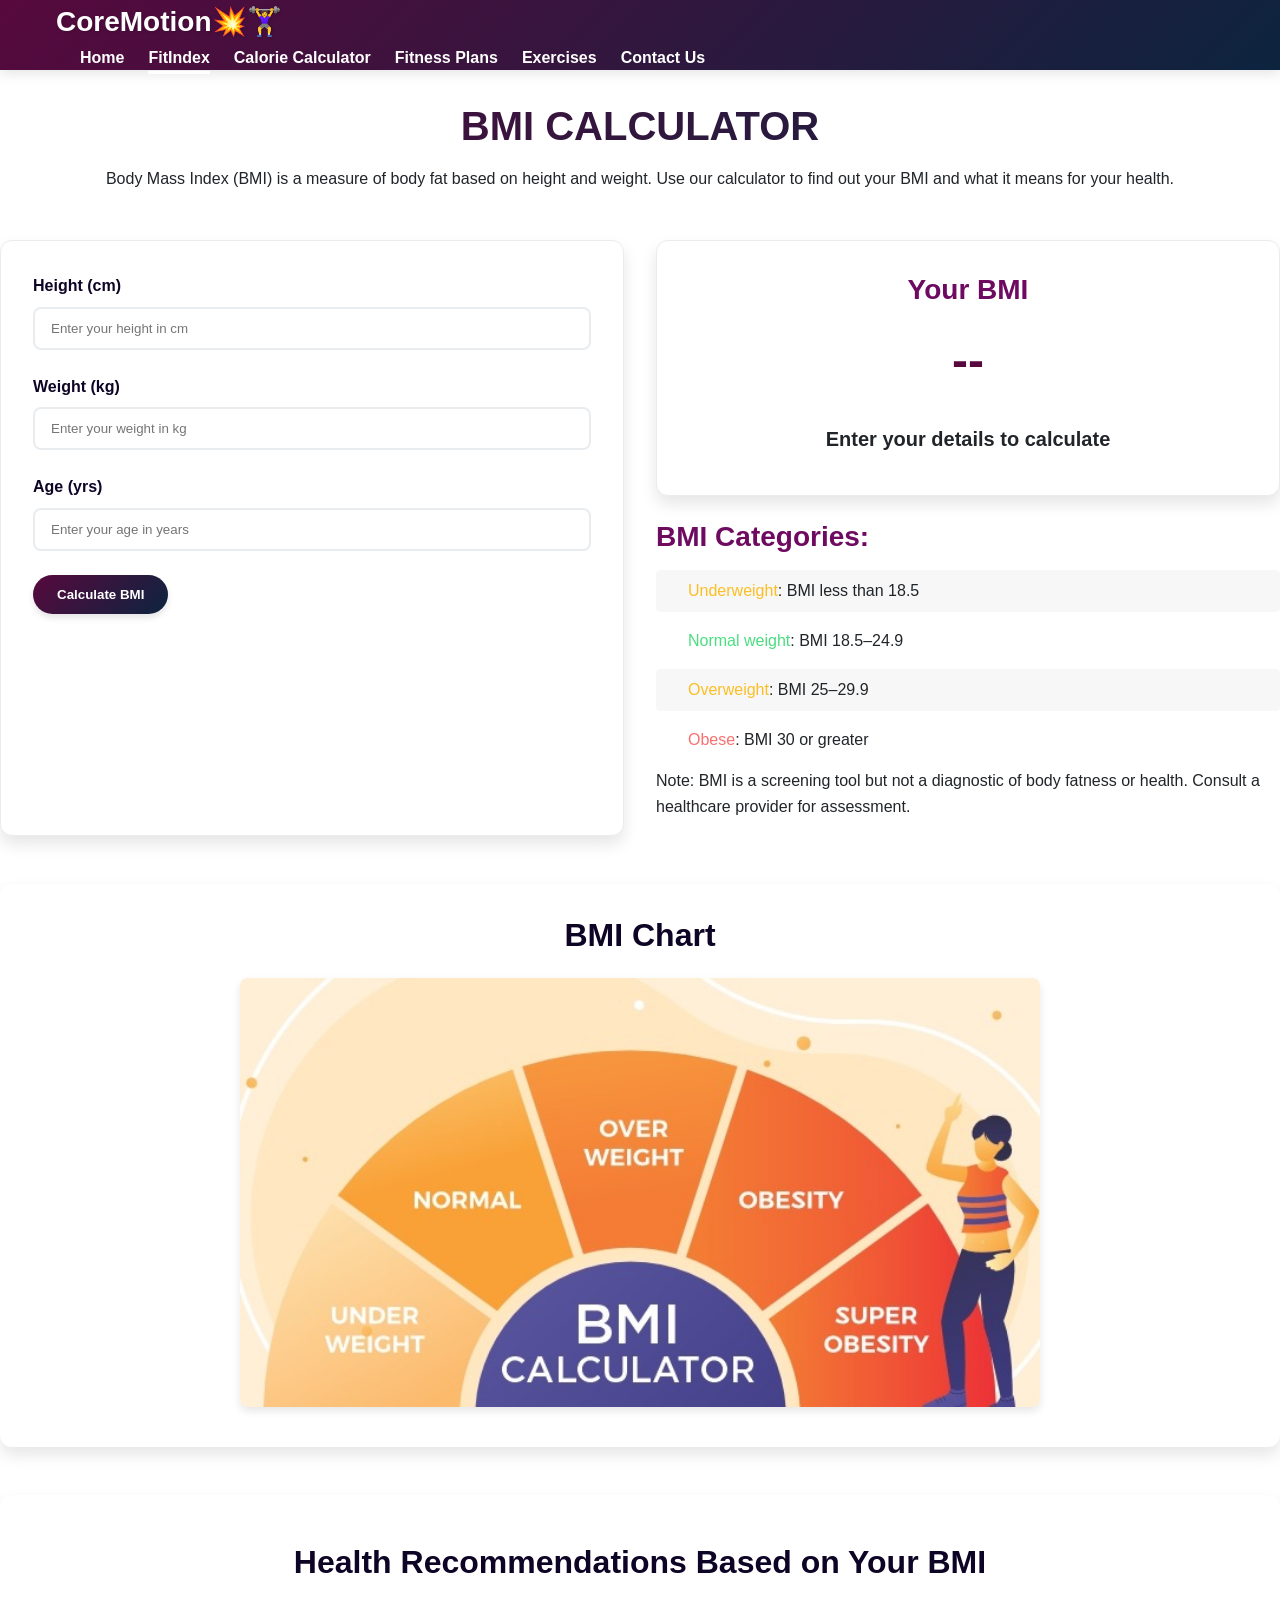
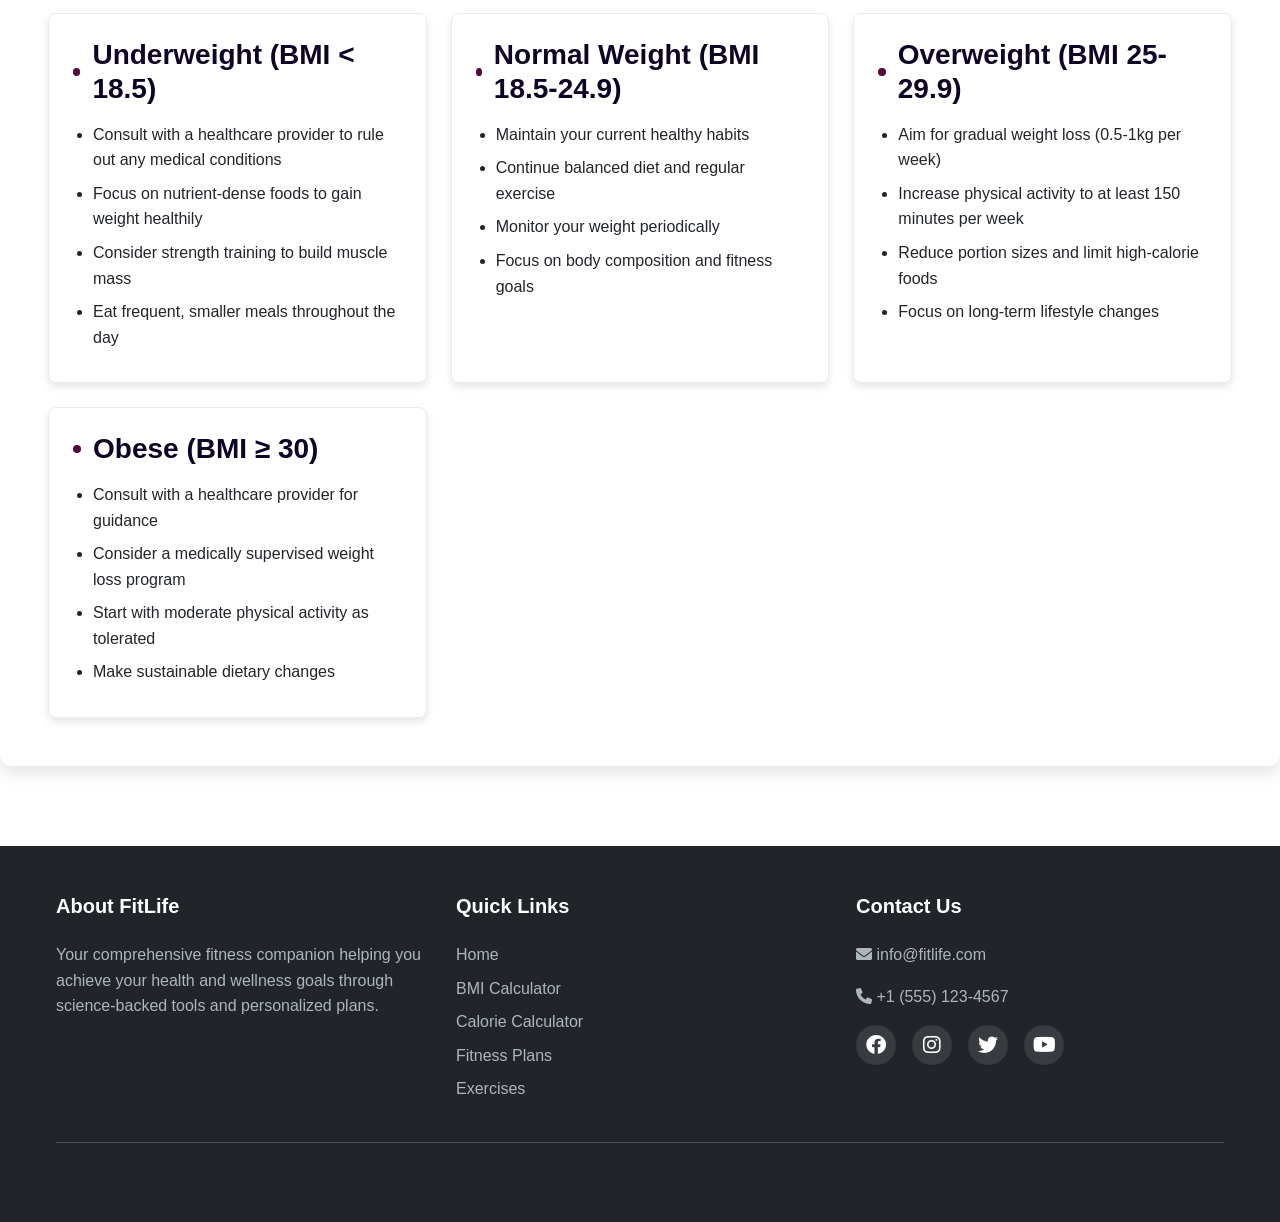
<file: bmi.html>
<!DOCTYPE html>
<html lang="en">
<head>
    <meta charset="UTF-8">
    <meta name="viewport" content="width=device-width, initial-scale=1.0">
    <title>BMI Calculator | FitLife</title>
    <link rel="stylesheet" href="style.css">
    <link rel="stylesheet" href="https://cdnjs.cloudflare.com/ajax/libs/font-awesome/6.0.0-beta3/css/all.min.css">
</head>
<body>
    <header>
        <div class="container">
            <div class="logo">CoreMotion💥🏋️‍♀️</div>
            <nav>
                <ul>
                    <li><a href="index.html">Home</a></li>
                    <li><a href="bmi.html" class="active">FitIndex</a></li>
                    <li><a href="calories.html">Calorie Calculator</a></li>
                    <li><a href="plans.html">Fitness Plans</a></li>
                    <li><a href="exercises.html">Exercises</a></li>
                    <li><a href="contact.html">Contact Us</a></li>
                </ul>
            
            </nav>
            <div class="mobile-menu-btn">
                <i class="fas fa-bars"></i>
            </div>
        </div>
    </header>

    <main class="calculator-page">
        <section class="calculator-intro">
            <h1>BMI CALCULATOR</h1>
            <p>Body Mass Index (BMI) is a measure of body fat based on height and weight. Use our calculator to find out your BMI and what it means for your health.</p>
        </section>

        <section class="calculator-container">
            <div class="calculator-form">
                <div class="form-group">
                    <label for="height">Height (cm)</label>
                    <input type="number" id="height" placeholder="Enter your height in cm">
                </div>
                <div class="form-group">
                    <label for="weight">Weight (kg)</label>
                    <input type="number" id="weight" placeholder="Enter your weight in kg">
                </div>
                <div class="form-group">
                    <label for="Age">Age (yrs)</label>
                    <input type="number" id="Age" placeholder="Enter your age in years ">
                </div>
                <button id="calculate-bmi" class="btn primary">Calculate BMI</button>
            </div>

            <div class="calculator-result">
                <div id="bmi-result" class="result-box">
                    <h3>Your BMI</h3>
                    <div class="result-value">--</div>
                    <div class="result-category">Enter your details to calculate</div>
                </div>
                <div class="bmi-info">
                    <h3>BMI Categories:</h3>
                    <ul>
                        <li><span class="underweight">Underweight</span>: BMI less than 18.5</li>
                        <li><span class="normal">Normal weight</span>: BMI 18.5–24.9</li>
                        <li><span class="overweight">Overweight</span>: BMI 25–29.9</li>
                        <li><span class="obese">Obese</span>: BMI 30 or greater</li>
                    </ul>
                    <p>Note: BMI is a screening tool but not a diagnostic of body fatness or health. Consult a healthcare provider for assessment.</p>
                </div>
            </div>
        </section>

        <section class="bmi-chart">
            <h2>BMI Chart</h2>
            <div class="chart-container">
                <img src="12.jpg" alt="BMI Chart">
            </div>
        </section>

        <section class="health-tips">
            <h2>Health Recommendations Based on Your BMI</h2>
            <div class="tips-container">
                <div class="tip-card" id="underweight-tip">
                    <h3>Underweight (BMI < 18.5)</h3>
                    <ul>
                        <li>Consult with a healthcare provider to rule out any medical conditions</li>
                        <li>Focus on nutrient-dense foods to gain weight healthily</li>
                        <li>Consider strength training to build muscle mass</li>
                        <li>Eat frequent, smaller meals throughout the day</li>
                    </ul>
                </div>
                <div class="tip-card" id="normal-tip">
                    <h3>Normal Weight (BMI 18.5-24.9)</h3>
                    <ul>
                        <li>Maintain your current healthy habits</li>
                        <li>Continue balanced diet and regular exercise</li>
                        <li>Monitor your weight periodically</li>
                        <li>Focus on body composition and fitness goals</li>
                    </ul>
                </div>
                <div class="tip-card" id="overweight-tip">
                    <h3>Overweight (BMI 25-29.9)</h3>
                    <ul>
                        <li>Aim for gradual weight loss (0.5-1kg per week)</li>
                        <li>Increase physical activity to at least 150 minutes per week</li>
                        <li>Reduce portion sizes and limit high-calorie foods</li>
                        <li>Focus on long-term lifestyle changes</li>
                    </ul>
                </div>
                <div class="tip-card" id="obese-tip">
                    <h3>Obese (BMI ≥ 30)</h3>
                    <ul>
                        <li>Consult with a healthcare provider for guidance</li>
                        <li>Consider a medically supervised weight loss program</li>
                        <li>Start with moderate physical activity as tolerated</li>
                        <li>Make sustainable dietary changes</li>
                    </ul>
                </div>
            </div>
        </section>
    </main>

    <footer>
        <div class="container">
            <div class="footer-content">
                <div class="footer-section">
                    <h3>About FitLife</h3>
                    <p>Your comprehensive fitness companion helping you achieve your health and wellness goals through science-backed tools and personalized plans.</p>
                </div>
                <div class="footer-section">
                    <h3>Quick Links</h3>
                    <ul>
                        <li><a href="index.html">Home</a></li>
                        <li><a href="bmi.html">BMI Calculator</a></li>
                        <li><a href="calories.html">Calorie Calculator</a></li>
                        <li><a href="plans.html">Fitness Plans</a></li>
                        <li><a href="exercises.html">Exercises</a></li>
                    </ul>
                </div>
                <div class="footer-section">
                    <h3>Contact Us</h3>
                    <p><i class="fas fa-envelope"></i> info@fitlife.com</p>
                    <p><i class="fas fa-phone"></i> +1 (555) 123-4567</p>
                    <div class="social-icons">
                        <a href="#"><i class="fab fa-facebook"></i></a>
                        <a href="#"><i class="fab fa-instagram"></i></a>
                        <a href="#"><i class="fab fa-twitter"></i></a>
                        <a href="#"><i class="fab fa-youtube"></i></a>
                    </div>
                </div>
            </div>
            <div class="copyright">
                <p>&copy; 2023 FitLife. All rights reserved.</p>
            </div>
        </div>
    </footer>

    <script src="bmi.js"></script>
    <script src="main.js"></script>
</body>
</html>
</file>
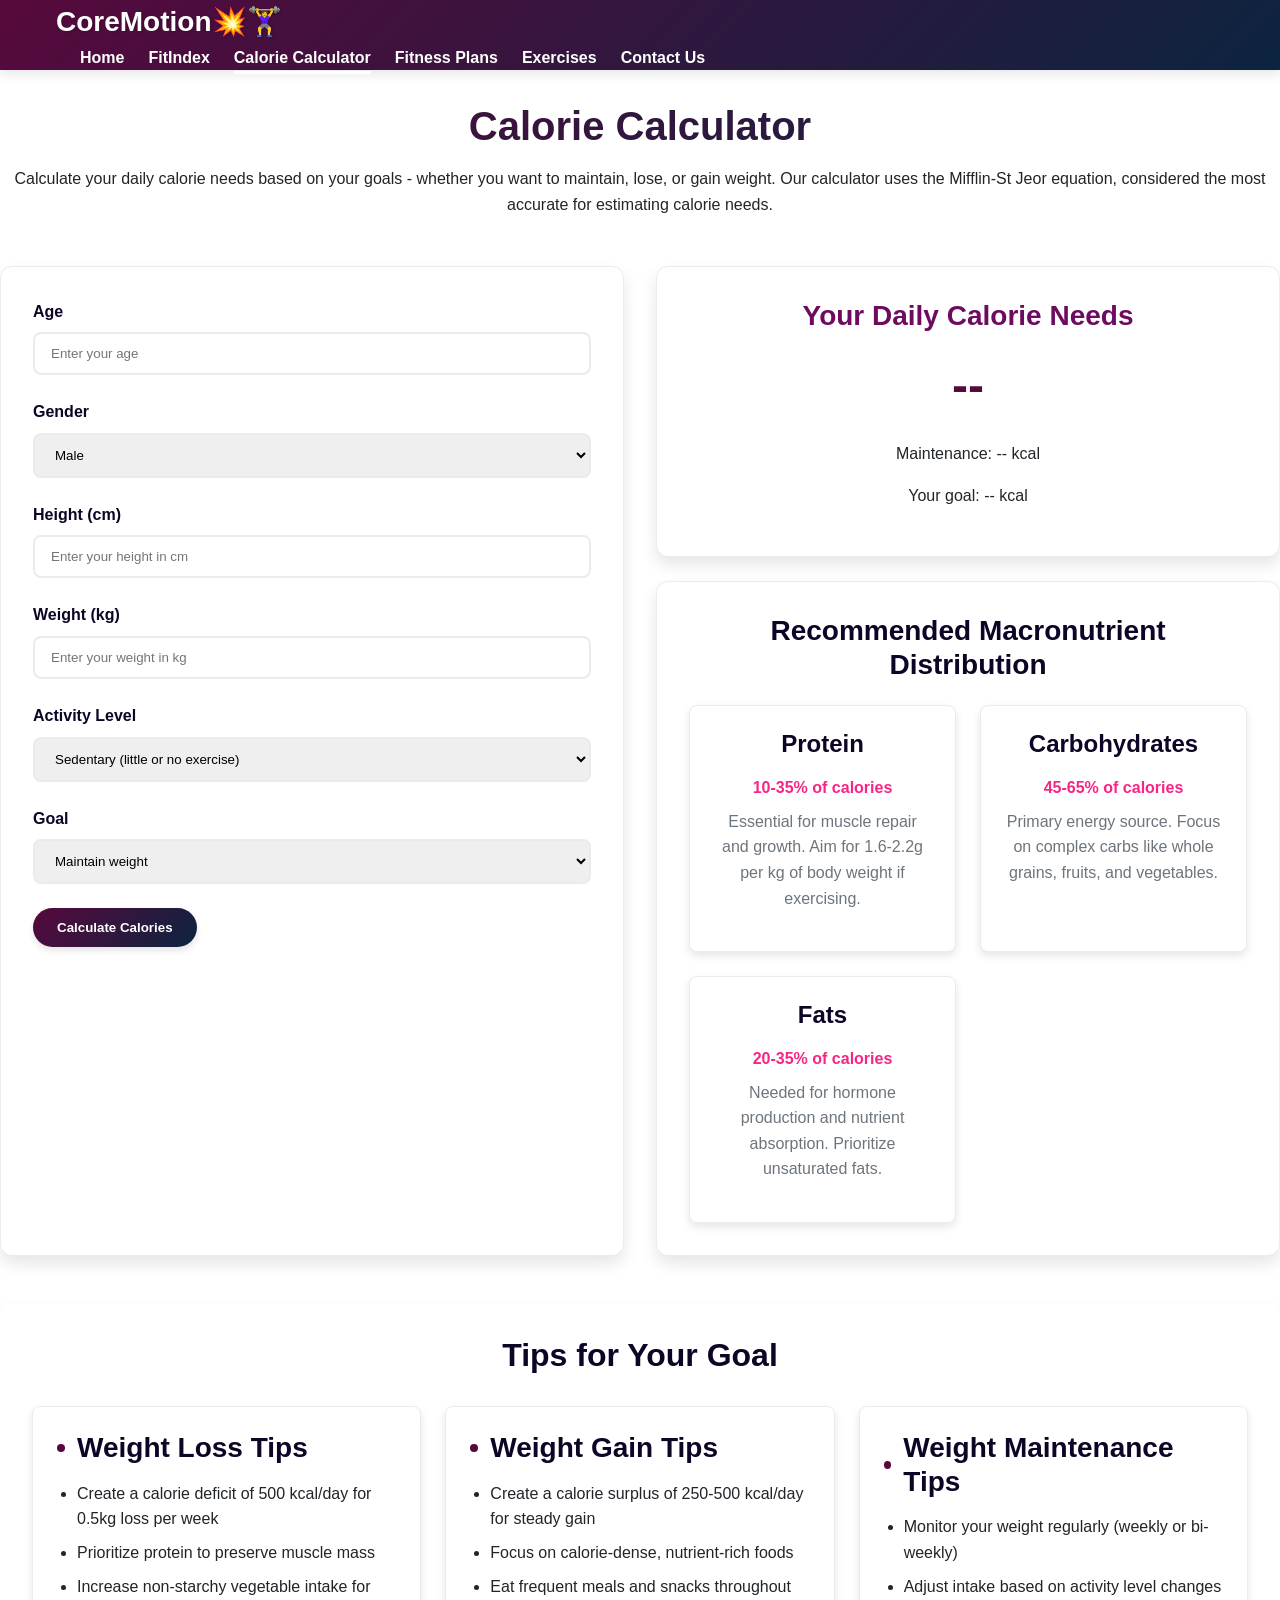
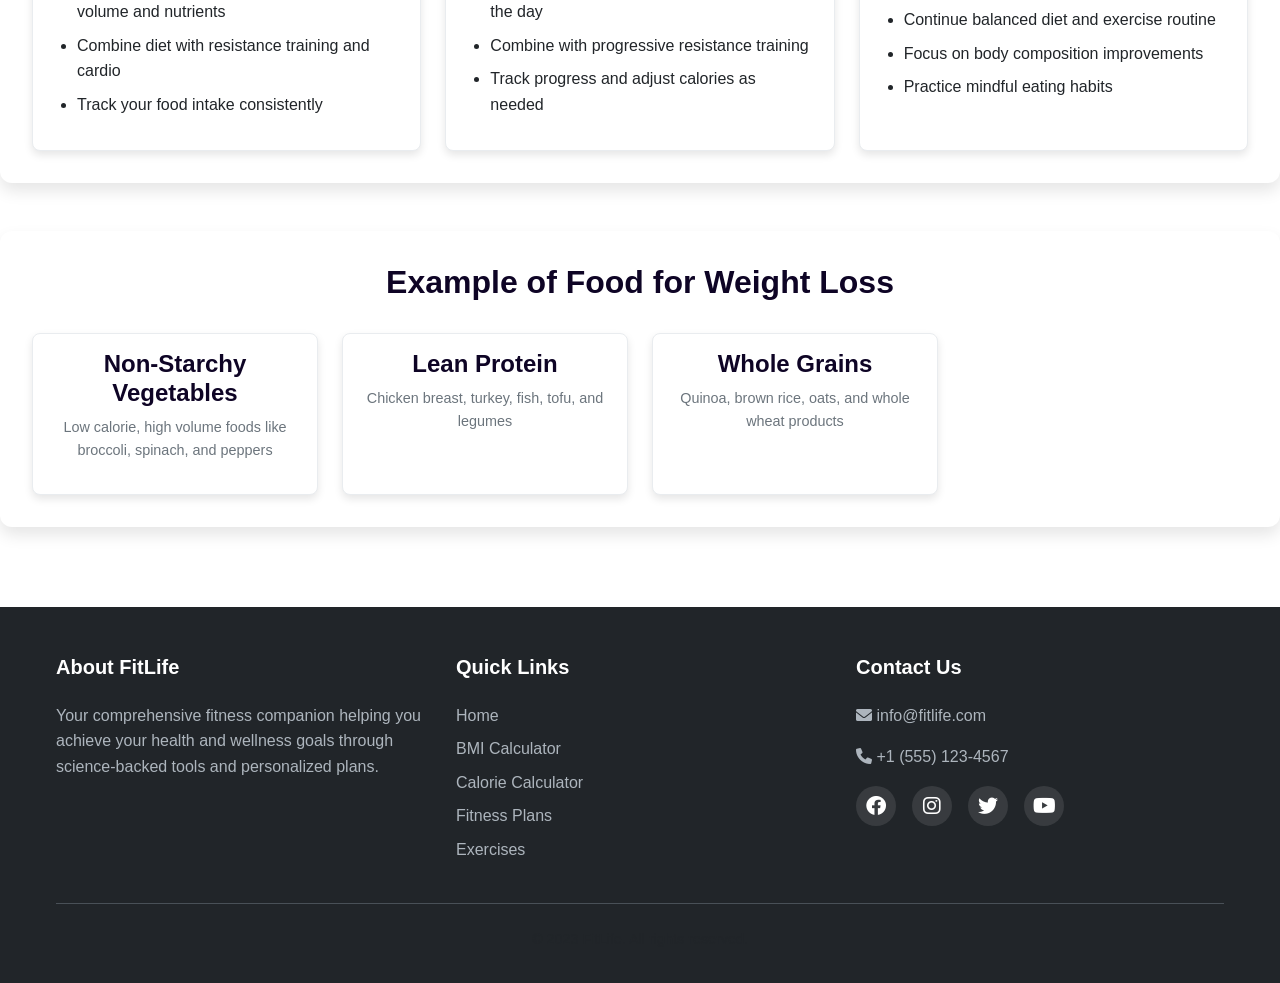
<file: calories.html>
<!DOCTYPE html>
<html lang="en">
<head>
    <meta charset="UTF-8">
    <meta name="viewport" content="width=device-width, initial-scale=1.0">
    <title>Calorie Calculator | FitLife</title>
    <link rel="stylesheet" href="style.css">
    <link rel="stylesheet" href="https://cdnjs.cloudflare.com/ajax/libs/font-awesome/6.0.0-beta3/css/all.min.css">
</head>
<body>
    <header>
        <div class="container">
            <div class="logo">CoreMotion💥🏋️‍♀️</div>
            <nav>
                <ul>
                    <li><a href="index.html">Home</a></li>
                    <li><a href="bmi.html">FitIndex</a></li>
                    <li><a href="calories.html" class="active">Calorie Calculator</a></li>
                    <li><a href="plans.html">Fitness Plans</a></li>
                    <li><a href="exercises.html">Exercises</a></li>
                    <li><a href="contact.html">Contact Us</a></li>
                </ul>
            </nav>
            <div class="mobile-menu-btn">
                <i class="fas fa-bars"></i>
            </div>
        </div>
    </header>

    <main class="calculator-page">
        <section class="calculator-intro">
            <h1>Calorie Calculator</h1>
            <p>Calculate your daily calorie needs based on your goals - whether you want to maintain, lose, or gain weight. Our calculator uses the Mifflin-St Jeor equation, considered the most accurate for estimating calorie needs.</p>
        </section>

        <section class="calculator-container">
            <div class="calculator-form">
                <div class="form-group">
                    <label for="cal-age">Age</label>
                    <input type="number" id="cal-age" placeholder="Enter your age">
                </div>
                <div class="form-group">
                    <label for="cal-gender">Gender</label>
                    <select id="cal-gender">
                        <option value="male">Male</option>
                        <option value="female">Female</option>
                    </select>
                </div>
                <div class="form-group">
                    <label for="cal-height">Height (cm)</label>
                    <input type="number" id="cal-height" placeholder="Enter your height in cm">
                </div>
                <div class="form-group">
                    <label for="cal-weight">Weight (kg)</label>
                    <input type="number" id="cal-weight" placeholder="Enter your weight in kg">
                </div>
                <div class="form-group">
                    <label for="cal-activity">Activity Level</label>
                    <select id="cal-activity">
                        <option value="1.2">Sedentary (little or no exercise)</option>
                        <option value="1.375">Lightly active (light exercise 1-3 days/week)</option>
                        <option value="1.55">Moderately active (moderate exercise 3-5 days/week)</option>
                        <option value="1.725">Very active (hard exercise 6-7 days/week)</option>
                        <option value="1.9">Extra active (very hard exercise & physical job)</option>
                    </select>
                </div>
                <div class="form-group">
                    <label for="cal-goal">Goal</label>
                    <select id="cal-goal">
                        <option value="maintain">Maintain weight</option>
                        <option value="lose">Lose weight</option>
                        <option value="gain">Gain weight</option>
                    </select>
                </div>
                <div class="form-group" id="weight-change-container" style="display: none;">
                    <label for="weight-change">Weight change per week (kg)</label>
                    <select id="weight-change">
                        <option value="0.25">0.25 kg</option>
                        <option value="0.5" selected>0.5 kg</option>
                        <option value="0.75">0.75 kg</option>
                        <option value="1">1 kg</option>
                    </select>
                </div>
                <button id="calculate-calories" class="btn primary">Calculate Calories</button>
            </div>

            <div class="calculator-result">
                <div id="calorie-result" class="result-box">
                    <h3>Your Daily Calorie Needs</h3>
                    <div class="result-value">--</div>
                    <div class="result-details">
                        <p id="maintenance-calories">Maintenance: -- kcal</p>
                        <p id="goal-calories">Your goal: -- kcal</p>
                    </div>
                </div>
                <div class="macronutrient-info">
                    <h3>Recommended Macronutrient Distribution</h3>
                    <div class="macronutrient-grid">
                        <div class="macro-card">
                            <h4>Protein</h4>
                            <div class="macro-range">10-35% of calories</div>
                            <p>Essential for muscle repair and growth. Aim for 1.6-2.2g per kg of body weight if exercising.</p>
                        </div>
                        <div class="macro-card">
                            <h4>Carbohydrates</h4>
                            <div class="macro-range">45-65% of calories</div>
                            <p>Primary energy source. Focus on complex carbs like whole grains, fruits, and vegetables.</p>
                        </div>
                        <div class="macro-card">
                            <h4>Fats</h4>
                            <div class="macro-range">20-35% of calories</div>
                            <p>Needed for hormone production and nutrient absorption. Prioritize unsaturated fats.</p>
                        </div>
                    </div>
                </div>
            </div>
        </section>

        <section class="calorie-tips">
            <h2>Tips for Your Goal</h2>
            <div class="tips-container">
                <div class="tip-card" id="weight-loss-tips">
                    <h3>Weight Loss Tips</h3>
                    <ul>
                        <li>Create a calorie deficit of 500 kcal/day for 0.5kg loss per week</li>
                        <li>Prioritize protein to preserve muscle mass</li>
                        <li>Increase non-starchy vegetable intake for volume and nutrients</li>
                        <li>Combine diet with resistance training and cardio</li>
                        <li>Track your food intake consistently</li>
                    </ul>
                </div>
                <div class="tip-card" id="weight-gain-tips">
                    <h3>Weight Gain Tips</h3>
                    <ul>
                        <li>Create a calorie surplus of 250-500 kcal/day for steady gain</li>
                        <li>Focus on calorie-dense, nutrient-rich foods</li>
                        <li>Eat frequent meals and snacks throughout the day</li>
                        <li>Combine with progressive resistance training</li>
                        <li>Track progress and adjust calories as needed</li>
                    </ul>
                </div>
                <div class="tip-card" id="maintenance-tips">
                    <h3>Weight Maintenance Tips</h3>
                    <ul>
                        <li>Monitor your weight regularly (weekly or bi-weekly)</li>
                        <li>Adjust intake based on activity level changes</li>
                        <li>Continue balanced diet and exercise routine</li>
                        <li>Focus on body composition improvements</li>
                        <li>Practice mindful eating habits</li>
                    </ul>
                </div>
            </div>
        </section>

        <section class="food-examples">
            <h2> Example of Food for Weight Loss</h2>

            <div class="food-content active" id="weight-loss-foods">
                <div class="food-grid">
                    <div class="food-item">

                        <h4>Non-Starchy Vegetables</h4>
                        <p>Low calorie, high volume foods like broccoli, spinach, and peppers</p>
                    </div>
                    <div class="food-item">

                        <h4>Lean Protein</h4>
                        <p>Chicken breast, turkey, fish, tofu, and legumes</p>
                    </div>
                    <div class="food-item">

                        <h4>Whole Grains</h4>
                        <p>Quinoa, brown rice, oats, and whole wheat products</p>
                    </div>
                </div>
            </div>

        </section>
    </main>

    <footer>
        <div class="container">
            <div class="footer-content">
                <div class="footer-section">
                    <h3>About FitLife</h3>
                    <p>Your comprehensive fitness companion helping you achieve your health and wellness goals through science-backed tools and personalized plans.</p>
                </div>
                <div class="footer-section">
                    <h3>Quick Links</h3>
                    <ul>
                        <li><a href="index.html">Home</a></li>
                        <li><a href="bmi.html">BMI Calculator</a></li>
                        <li><a href="calories.html">Calorie Calculator</a></li>
                        <li><a href="plans.html">Fitness Plans</a></li>
                        <li><a href="exercises.html">Exercises</a></li>
                    </ul>
                </div>
                <div class="footer-section">
                    <h3>Contact Us</h3>
                    <p><i class="fas fa-envelope"></i> info@fitlife.com</p>
                    <p><i class="fas fa-phone"></i> +1 (555) 123-4567</p>
                    <div class="social-icons">
                        <a href="#"><i class="fab fa-facebook"></i></a>
                        <a href="#"><i class="fab fa-instagram"></i></a>
                        <a href="#"><i class="fab fa-twitter"></i></a>
                        <a href="#"><i class="fab fa-youtube"></i></a>
                    </div>
                </div>
            </div>
            <div class="copyright">
                <p>&copy; 2023 FitLife. All rights reserved.</p>
            </div>
        </div>
    </footer>

    <script src="calories.js"></script>
    <script src="main.js"></script>
</body>
</html>
</file>
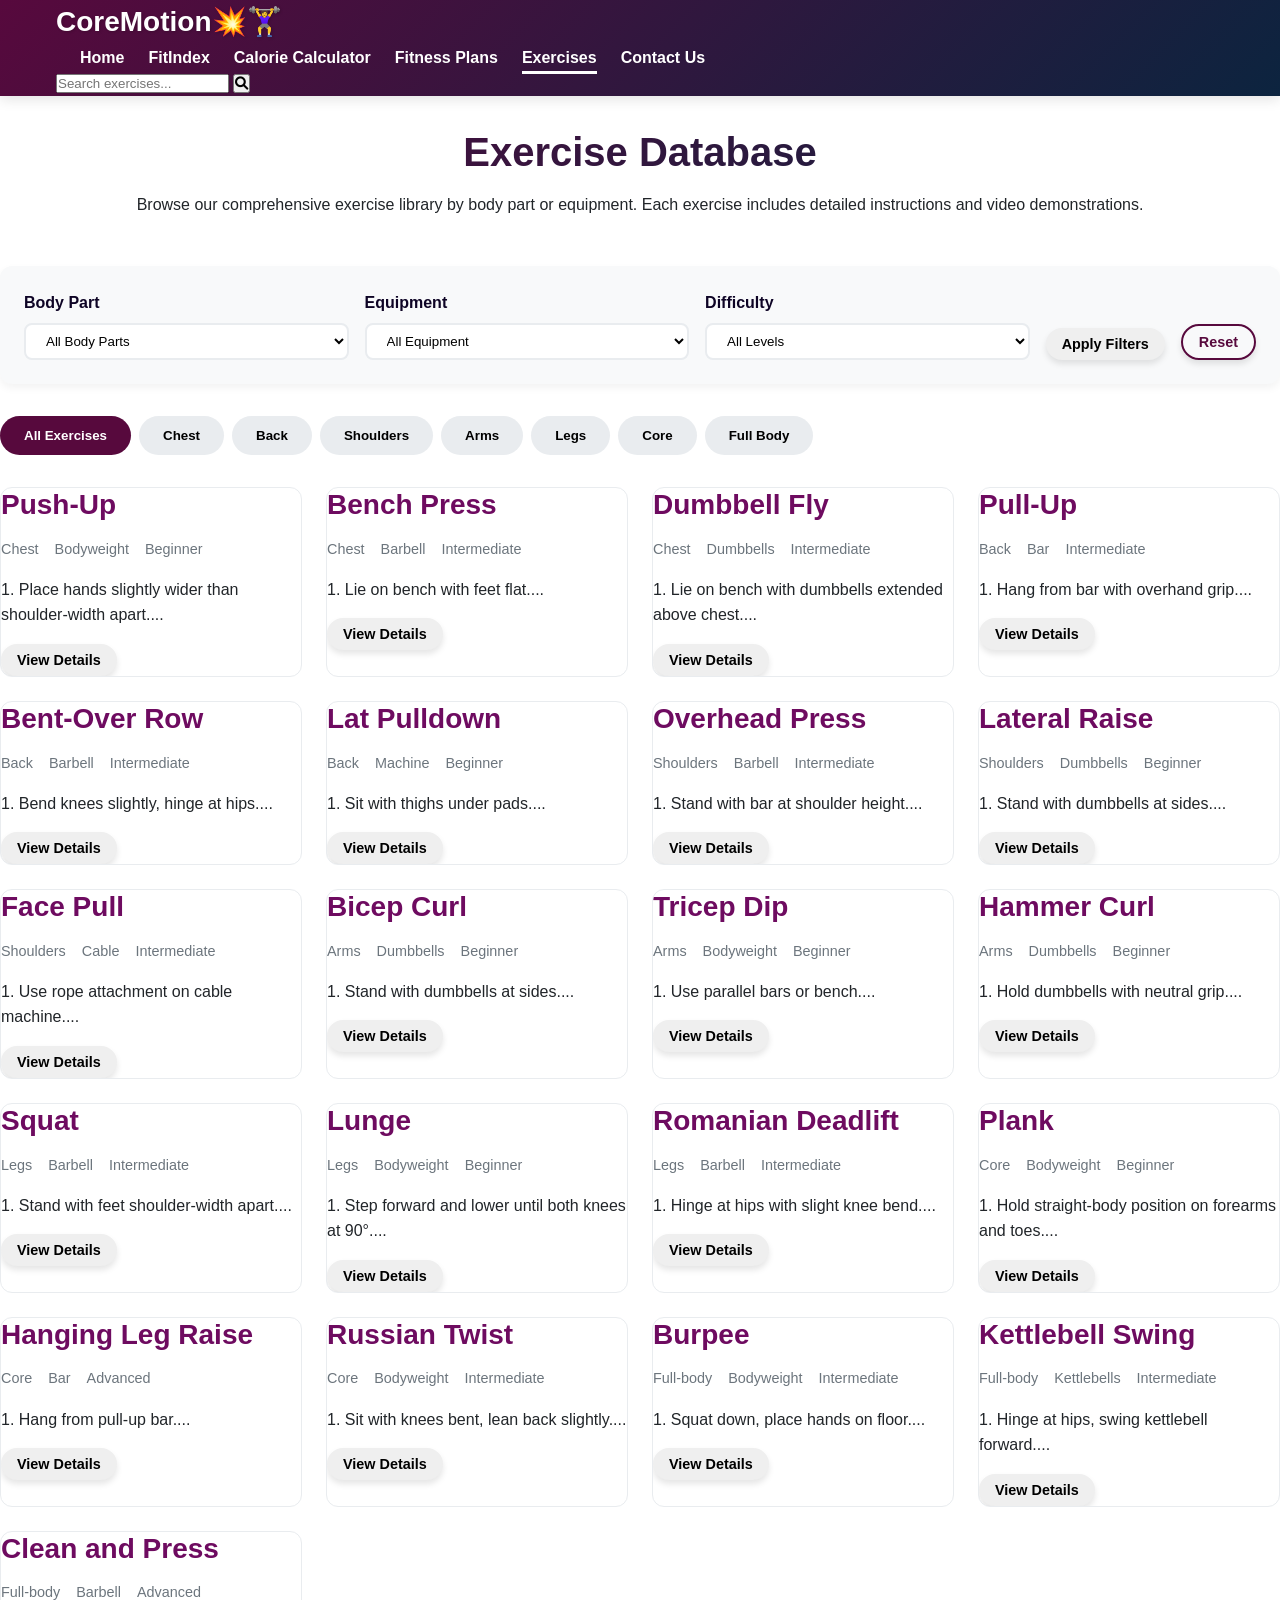
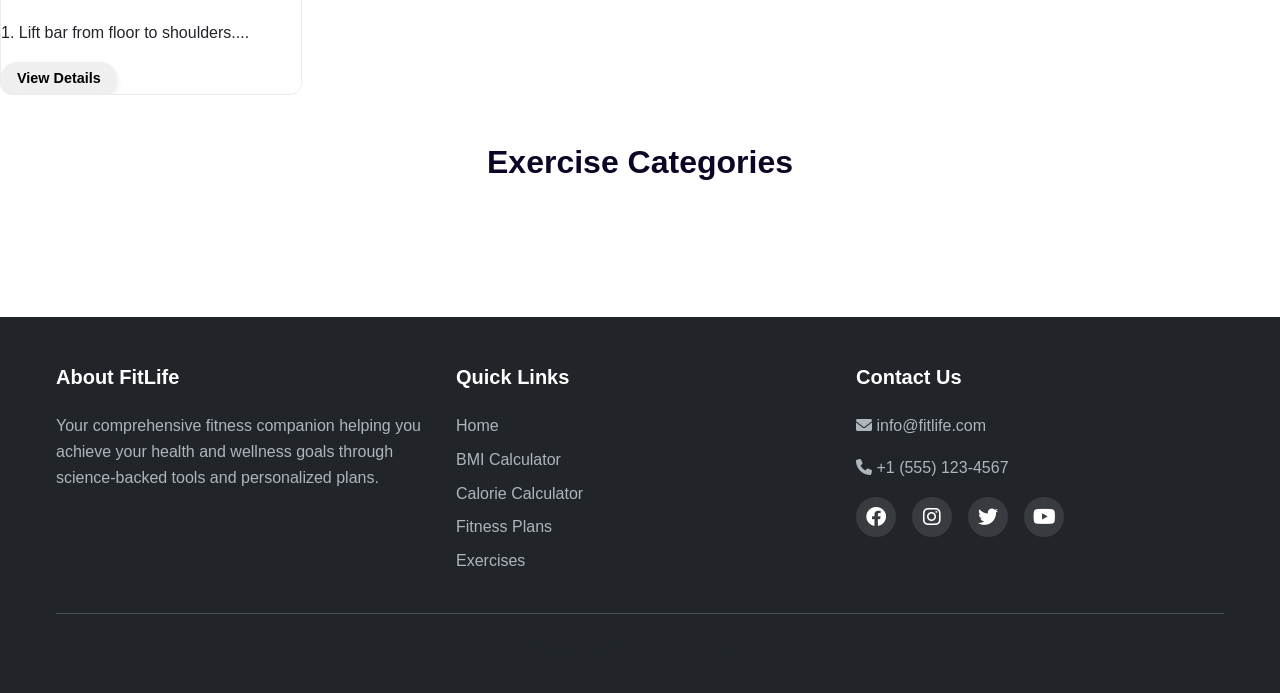
<file: exercises.html>
<!DOCTYPE html>
<html lang="en">
<head>
    <meta charset="UTF-8">
    <meta name="viewport" content="width=device-width, initial-scale=1.0">
    <title>Exercises | FitLife</title>
    <link rel="stylesheet" href="style.css">
    <link rel="stylesheet" href="https://cdnjs.cloudflare.com/ajax/libs/font-awesome/6.0.0-beta3/css/all.min.css">
</head>
<body>
    <header>
        <div class="container">
            <div class="logo">CoreMotion💥🏋️‍♀️</div>
            <nav>
                <ul>
                    <li><a href="index.html">Home</a></li>
                    <li><a href="bmi.html">FitIndex</a></li>
                    <li><a href="calories.html">Calorie Calculator</a></li>
                    <li><a href="plans.html">Fitness Plans</a></li>
                    <li><a href="exercises.html" class="active">Exercises</a></li>
                    <li><a href="contact.html">Contact Us</a></li>
                </ul>
                <div class="search-container">
                    <input type="text" id="exercise-search" placeholder="Search exercises...">
                    <button id="search-exercise-btn"><i class="fas fa-search"></i></button>
                </div>
            </nav>
            <div class="mobile-menu-btn">
                <i class="fas fa-bars"></i>
            </div>
        </div>
    </header>

    <main class="exercises-page">
        <section class="page-header">
            <h1>Exercise Database</h1>
            <p>Browse our comprehensive exercise library by body part or equipment. Each exercise includes detailed instructions and video demonstrations.</p>
        </section>

        <section class="exercise-filter">
            <div class="filter-options">
                <div class="filter-group">
                    <label for="bodypart-filter">Body Part</label>
                    <select id="bodypart-filter">
                        <option value="all">All Body Parts</option>
                        <option value="chest">Chest</option>
                        <option value="back">Back</option>
                        <option value="shoulders">Shoulders</option>
                        <option value="arms">Arms</option>
                        <option value="legs">Legs</option>
                        <option value="core">Core</option>
                        <option value="full-body">Full Body</option>
                    </select>
                </div>
                <div class="filter-group">
                    <label for="equipment-filter">Equipment</label>
                    <select id="equipment-filter">
                        <option value="all">All Equipment</option>
                        <option value="bodyweight">Bodyweight</option>
                        <option value="dumbbells">Dumbbells</option>
                        <option value="barbell">Barbell</option>
                        <option value="kettlebells">Kettlebells</option>
                        <option value="resistance-bands">Resistance Bands</option>
                        <option value="machine">Machine</option>
                        <option value="cable">Cable</option>
                    </select>
                </div>
                <div class="filter-group">
                    <label for="difficulty-filter">Difficulty</label>
                    <select id="difficulty-filter">
                        <option value="all">All Levels</option>
                        <option value="beginner">Beginner</option>
                        <option value="intermediate">Intermediate</option>
                        <option value="advanced">Advanced</option>
                    </select>
                </div>
                <button id="apply-exercise-filters" class="btn small">Apply Filters</button>
                <button id="reset-exercise-filters" class="btn small outline">Reset</button>
            </div>
        </section>

        <section class="exercises-container">
            <div class="bodypart-tabs">
                <button class="bodypart-tab active" data-bodypart="all">All Exercises</button>
                <button class="bodypart-tab" data-bodypart="chest">Chest</button>
                <button class="bodypart-tab" data-bodypart="back">Back</button>
                <button class="bodypart-tab" data-bodypart="shoulders">Shoulders</button>
                <button class="bodypart-tab" data-bodypart="arms">Arms</button>
                <button class="bodypart-tab" data-bodypart="legs">Legs</button>
                <button class="bodypart-tab" data-bodypart="core">Core</button>
                <button class="bodypart-tab" data-bodypart="full-body">Full Body</button>
            </div>

            <div class="exercises-grid">
                <!-- Exercises will be loaded dynamically from exercises.js -->
            </div>
        </section>

        <!-- Exercise Details Modal -->
        <div id="exercise-modal" class="modal">
            <div class="modal-content exercise-modal-content">
                <span class="close-modal">&times;</span>
                <div id="exercise-modal-content">
                    <!-- Content will be loaded dynamically -->
                </div>
            </div>
        </div>

        <section class="exercise-categories">
            <h2>Exercise Categories</h2>
            <div class="categories-grid">
                <div class="category-card" data-bodypart="chest">
                    
                    <h3>Chest</h3>
                    <p>Exercises targeting pectoral muscles including presses, flies, and push-ups.</p>
                    <a href="#" class="btn small view-exercises" data-bodypart="chest">View Exercises</a>
                </div>
                <div class="category-card" data-bodypart="back">
                   
                    <h3>Back</h3>
                    <p>Exercises for lats, traps, and rhomboids including rows and pull-ups.</p>
                    <a href="#" class="btn small view-exercises" data-bodypart="back">View Exercises</a>
                </div>
                <div class="category-card" data-bodypart="shoulders">
                   
                    <h3>Shoulders</h3>
                    <p>Exercises targeting deltoids including presses, raises, and rotations.</p>
                    <a href="#" class="btn small view-exercises" data-bodypart="shoulders">View Exercises</a>
                </div>
                <div class="category-card" data-bodypart="arms">
                    
                    <h3>Arms</h3>
                    <p>Exercises for biceps, triceps, and forearms including curls and extensions.</p>
                    <a href="#" class="btn small view-exercises" data-bodypart="arms">View Exercises</a>
                </div>
                <div class="category-card" data-bodypart="legs">
                   
                    <h3>Legs</h3>
                    <p>Exercises for quads, hamstrings, glutes, and calves including squats and lunges.</p>
                    <a href="#" class="btn small view-exercises" data-bodypart="legs">View Exercises</a>
                </div>
                <div class="category-card" data-bodypart="core">
                   
                    <h3>Core</h3>
                    <p>Exercises for abs, obliques, and lower back including planks and crunches.</p>
                    <a href="#" class="btn small view-exercises" data-bodypart="core">View Exercises</a>
                </div>
            </div>
        </section>

      
    </main>

    <footer>
        <div class="container">
            <div class="footer-content">
                <div class="footer-section">
                    <h3>About FitLife</h3>
                    <p>Your comprehensive fitness companion helping you achieve your health and wellness goals through science-backed tools and personalized plans.</p>
                </div>
                <div class="footer-section">
                    <h3>Quick Links</h3>
                    <ul>
                        <li><a href="index.html">Home</a></li>
                        <li><a href="bmi.html">BMI Calculator</a></li>
                        <li><a href="calories.html">Calorie Calculator</a></li>
                        <li><a href="plans.html">Fitness Plans</a></li>
                        <li><a href="exercises.html">Exercises</a></li>
                    </ul>
                </div>
                <div class="footer-section">
                    <h3>Contact Us</h3>
                    <p><i class="fas fa-envelope"></i> info@fitlife.com</p>
                    <p><i class="fas fa-phone"></i> +1 (555) 123-4567</p>
                    <div class="social-icons">
                        <a href="#"><i class="fab fa-facebook"></i></a>
                        <a href="#"><i class="fab fa-instagram"></i></a>
                        <a href="#"><i class="fab fa-twitter"></i></a>
                        <a href="#"><i class="fab fa-youtube"></i></a>
                    </div>
                </div>
            </div>
            <div class="copyright">
                <p>&copy; 2023 FitLife. All rights reserved.</p>
            </div>
        </div>
    </footer>

    <script src="exercises.js"></script>
    <script src="main.js"></script>
</body>
</html>
</file>
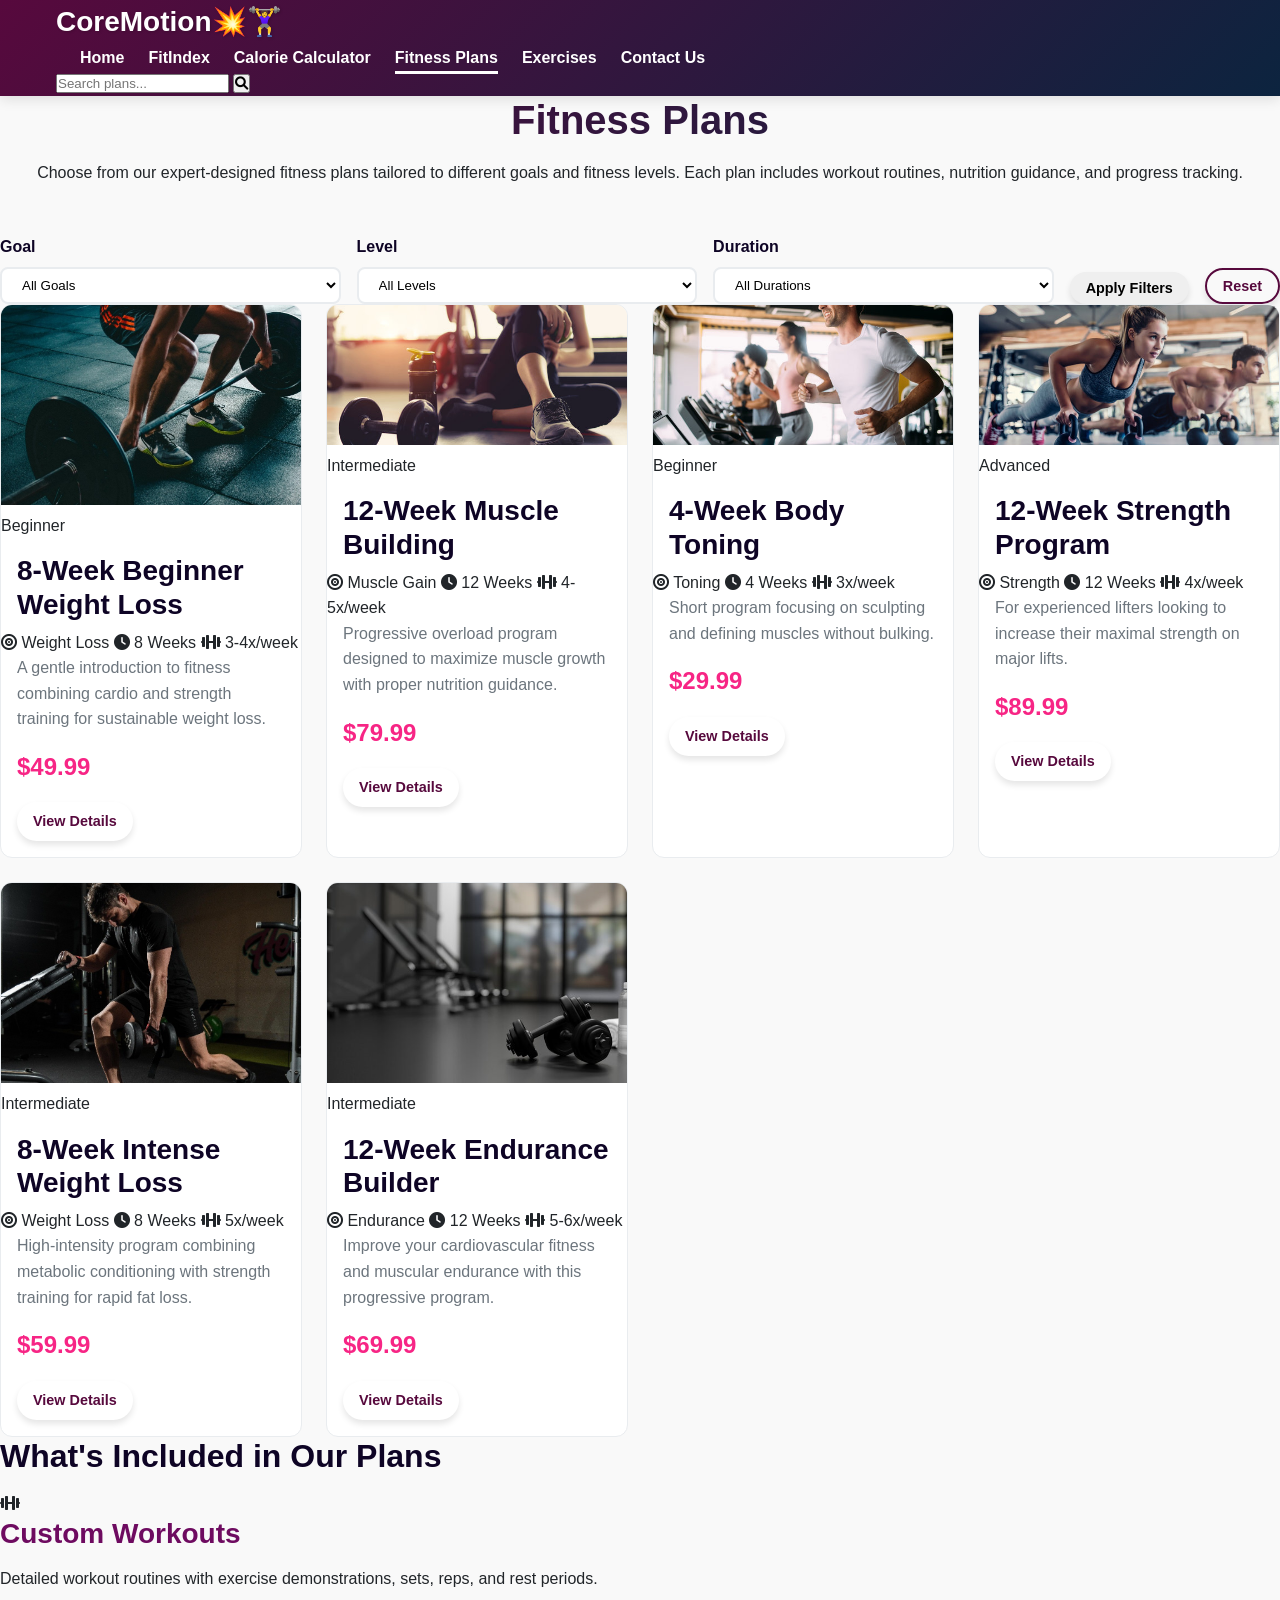
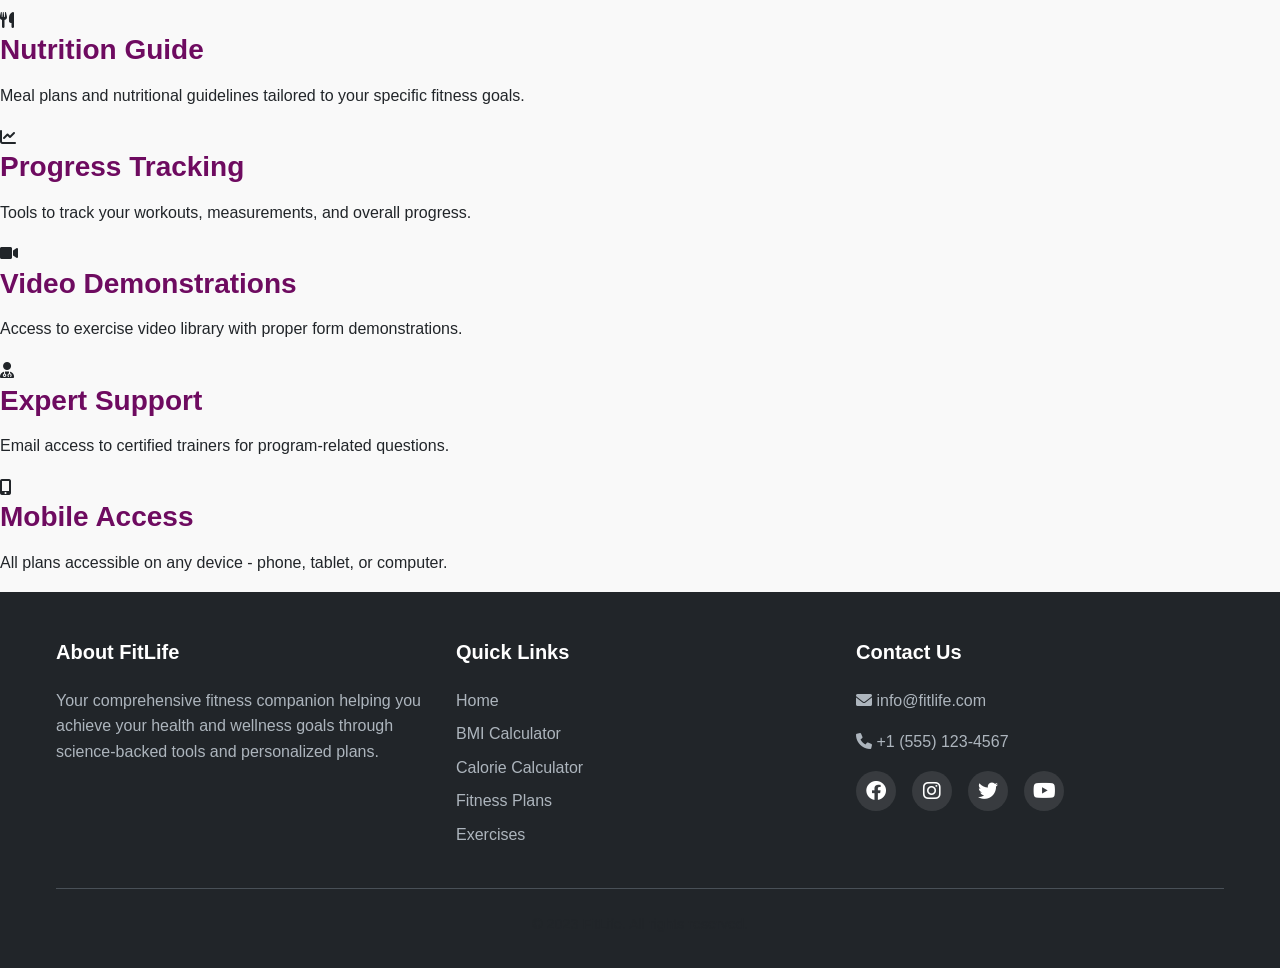
<file: plans.html>
<!DOCTYPE html>
<html lang="en">
<head>
    <meta charset="UTF-8">
    <meta name="viewport" content="width=device-width, initial-scale=1.0">
    <title>Fitness Plans | FitLife</title>
    <link rel="stylesheet" href="style.css">
    <link rel="stylesheet" href="https://cdnjs.cloudflare.com/ajax/libs/font-awesome/6.0.0-beta3/css/all.min.css">
       <style>

    
    /* Modal images */
    .modal-image-container {
        width: 100%;
        max-height: 300px;
        overflow: hidden;
    }
    .modal-image-container img {
        width: 100%;
        height: 100%;
        object-fit: cover;
        object-position: center;
    }

        /* Internal CSS for plan image sizing */
        .plan-card:nth-child(1) img,
        .plan-card:nth-child(5) img,
        .plan-card:nth-child(6) img {
            width: 100%;
            height: 200px; /* Fixed height for consistency */
            object-fit: cover; /* Ensures images maintain aspect ratio */
            object-position: center; /* Centers the image in the frame */
        }
        
        /* Optional: Add hover effect for better UX */
        .plan-card img {
            transition: transform 0.3s ease;
        }
        
        .plan-card:hover img {
            transform: scale(1.02);
        }
    </style>
</head>
<body>
    <header>
        <div class="container">
            <div class="logo">CoreMotion💥🏋️‍♀️</div>
            <nav>
                <ul>
                    <li><a href="index.html">Home</a></li>
                    <li><a href="bmi.html">FitIndex</a></li>
                    <li><a href="calories.html">Calorie Calculator</a></li>
                    <li><a href="plans.html" class="active">Fitness Plans</a></li>
                    <li><a href="exercises.html">Exercises</a></li>
                    <li><a href="contact.html">Contact Us</a></li>
                </ul>
                <div class="search-container">
                    <input type="text" id="global-search" placeholder="Search plans...">
                    <button id="search-btn"><i class="fas fa-search"></i></button>
                </div>
            </nav>
            <div class="mobile-menu-btn">
                <i class="fas fa-bars"></i>
            </div>
        </div>
    </header>

    <main class="plans-page">
        <section class="page-header">
            <h1>Fitness Plans</h1>
            <p>Choose from our expert-designed fitness plans tailored to different goals and fitness levels. Each plan includes workout routines, nutrition guidance, and progress tracking.</p>
        </section>

        <section class="plans-filter">
            <div class="filter-options">
                <div class="filter-group">
                    <label for="goal-filter">Goal</label>
                    <select id="goal-filter">
                        <option value="all">All Goals</option>
                        <option value="weight-loss">Weight Loss</option>
                        <option value="muscle-gain">Muscle Gain</option>
                        <option value="toning">Toning</option>
                        <option value="strength">Strength</option>
                        <option value="endurance">Endurance</option>
                    </select>
                </div>
                <div class="filter-group">
                    <label for="level-filter">Level</label>
                    <select id="level-filter">
                        <option value="all">All Levels</option>
                        <option value="beginner">Beginner</option>
                        <option value="intermediate">Intermediate</option>
                        <option value="advanced">Advanced</option>
                    </select>
                </div>
                <div class="filter-group">
                    <label for="duration-filter">Duration</label>
                    <select id="duration-filter">
                        <option value="all">All Durations</option>
                        <option value="4">4 Weeks</option>
                        <option value="8">8 Weeks</option>
                        <option value="12">12 Weeks</option>
                    </select>
                </div>
                <button id="apply-filters" class="btn small">Apply Filters</button>
                <button id="reset-filters" class="btn small outline">Reset</button>
            </div>
        </section>

        <section class="plans-container">
            <div class="plans-grid">
                <!-- Plan 1 -->
                <div class="plan-card" data-goal="weight-loss" data-level="beginner" data-duration="8">
                    <img src="06.jpg" alt="Beginner Weight Loss">
                    <div class="plan-badge beginner">Beginner</div>
                    <div class="plan-content">
                        <h3>8-Week Beginner Weight Loss</h3>
                        <div class="plan-meta">
                            <span><i class="fas fa-bullseye"></i> Weight Loss</span>
                            <span><i class="fas fa-clock"></i> 8 Weeks</span>
                            <span><i class="fas fa-dumbbell"></i> 3-4x/week</span>
                        </div>
                        <p>A gentle introduction to fitness combining cardio and strength training for sustainable weight loss.</p>
                        <div class="plan-price">$49.99</div>
                        <a href="#beginner-weight-loss" class="btn small view-details">View Details</a>
                    </div>
                </div>

                <!-- Plan 2 -->
                <div class="plan-card" data-goal="muscle-gain" data-level="intermediate" data-duration="12">
                    <img src="07.jpg" alt="Muscle Building">
                    <div class="plan-badge intermediate">Intermediate</div>
                    <div class="plan-content">
                        <h3>12-Week Muscle Building</h3>
                        <div class="plan-meta">
                            <span><i class="fas fa-bullseye"></i> Muscle Gain</span>
                            <span><i class="fas fa-clock"></i> 12 Weeks</span>
                            <span><i class="fas fa-dumbbell"></i> 4-5x/week</span>
                        </div>
                        <p>Progressive overload program designed to maximize muscle growth with proper nutrition guidance.</p>
                        <div class="plan-price">$79.99</div>
                        <a href="#muscle-building" class="btn small view-details">View Details</a>
                    </div>
                </div>

                <!-- Plan 3 -->
                <div class="plan-card" data-goal="toning" data-level="beginner" data-duration="4">
                    <img src="08.jpg" alt="Body Toning">
                    <div class="plan-badge beginner">Beginner</div>
                    <div class="plan-content">
                        <h3>4-Week Body Toning</h3>
                        <div class="plan-meta">
                            <span><i class="fas fa-bullseye"></i> Toning</span>
                            <span><i class="fas fa-clock"></i> 4 Weeks</span>
                            <span><i class="fas fa-dumbbell"></i> 3x/week</span>
                        </div>
                        <p>Short program focusing on sculpting and defining muscles without bulking.</p>
                        <div class="plan-price">$29.99</div>
                        <a href="#body-toning" class="btn small view-details">View Details</a>
                    </div>
                </div>

                <!-- Plan 4 -->
                <div class="plan-card" data-goal="strength" data-level="advanced" data-duration="12">
                    <img src="09.jpg" alt="Strength Program">
                    <div class="plan-badge advanced">Advanced</div>
                    <div class="plan-content">
                        <h3>12-Week Strength Program</h3>
                        <div class="plan-meta">
                            <span><i class="fas fa-bullseye"></i> Strength</span>
                            <span><i class="fas fa-clock"></i> 12 Weeks</span>
                            <span><i class="fas fa-dumbbell"></i> 4x/week</span>
                        </div>
                        <p>For experienced lifters looking to increase their maximal strength on major lifts.</p>
                        <div class="plan-price">$89.99</div>
                        <a href="#strength-program" class="btn small view-details">View Details</a>
                    </div>
                </div>

                <!-- Plan 5 -->
                <div class="plan-card" data-goal="weight-loss" data-level="intermediate" data-duration="8">
                    <img src="10.jpg" alt="Intense Weight Loss">
                    <div class="plan-badge intermediate">Intermediate</div>
                    <div class="plan-content">
                        <h3>8-Week Intense Weight Loss</h3>
                        <div class="plan-meta">
                            <span><i class="fas fa-bullseye"></i> Weight Loss</span>
                            <span><i class="fas fa-clock"></i> 8 Weeks</span>
                            <span><i class="fas fa-dumbbell"></i> 5x/week</span>
                        </div>
                        <p>High-intensity program combining metabolic conditioning with strength training for rapid fat loss.</p>
                        <div class="plan-price">$59.99</div>
                        <a href="#intense-weight-loss" class="btn small view-details">View Details</a>
                    </div>
                </div>

                <!-- Plan 6 -->
                <div class="plan-card" data-goal="endurance" data-level="intermediate" data-duration="12">
                    <img src="11.jpg" alt="Endurance Training">
                    <div class="plan-badge intermediate">Intermediate</div>
                    <div class="plan-content">
                        <h3>12-Week Endurance Builder</h3>
                        <div class="plan-meta">
                            <span><i class="fas fa-bullseye"></i> Endurance</span>
                            <span><i class="fas fa-clock"></i> 12 Weeks</span>
                            <span><i class="fas fa-dumbbell"></i> 5-6x/week</span>
                        </div>
                        <p>Improve your cardiovascular fitness and muscular endurance with this progressive program.</p>
                        <div class="plan-price">$69.99</div>
                        <a href="#endurance-builder" class="btn small view-details">View Details</a>
                    </div>
                </div>
            </div>
        </section>

        <!-- Plan Details Modal -->
        <div id="plan-modal" class="modal">
            <div class="modal-content">
                <span class="close-modal">&times;</span>
                <div id="modal-content">
                    <!-- Content will be loaded dynamically -->
                </div>
            </div>
        </div>

        <section class="plan-benefits">
            <h2>What's Included in Our Plans</h2>
            <div class="benefits-grid">
                <div class="benefit-card">
                    <i class="fas fa-dumbbell"></i>
                    <h3>Custom Workouts</h3>
                    <p>Detailed workout routines with exercise demonstrations, sets, reps, and rest periods.</p>
                </div>
                <div class="benefit-card">
                    <i class="fas fa-utensils"></i>
                    <h3>Nutrition Guide</h3>
                    <p>Meal plans and nutritional guidelines tailored to your specific fitness goals.</p>
                </div>
                <div class="benefit-card">
                    <i class="fas fa-chart-line"></i>
                    <h3>Progress Tracking</h3>
                    <p>Tools to track your workouts, measurements, and overall progress.</p>
                </div>
                <div class="benefit-card">
                    <i class="fas fa-video"></i>
                    <h3>Video Demonstrations</h3>
                    <p>Access to exercise video library with proper form demonstrations.</p>
                </div>
                <div class="benefit-card">
                    <i class="fas fa-user-md"></i>
                    <h3>Expert Support</h3>
                    <p>Email access to certified trainers for program-related questions.</p>
                </div>
                <div class="benefit-card">
                    <i class="fas fa-mobile-alt"></i>
                    <h3>Mobile Access</h3>
                    <p>All plans accessible on any device - phone, tablet, or computer.</p>
                </div>
            </div>
        </section>
           
    </main>

    <footer>
        <div class="container">
            <div class="footer-content">
                <div class="footer-section">
                    <h3>About FitLife</h3>
                    <p>Your comprehensive fitness companion helping you achieve your health and wellness goals through science-backed tools and personalized plans.</p>
                </div>
                <div class="footer-section">
                    <h3>Quick Links</h3>
                    <ul>
                        <li><a href="index.html">Home</a></li>
                        <li><a href="bmi.html">BMI Calculator</a></li>
                        <li><a href="calories.html">Calorie Calculator</a></li>
                        <li><a href="plans.html">Fitness Plans</a></li>
                        <li><a href="exercises.html">Exercises</a></li>
                    </ul>
                </div>
                <div class="footer-section">
                    <h3>Contact Us</h3>
                    <p><i class="fas fa-envelope"></i> info@fitlife.com</p>
                    <p><i class="fas fa-phone"></i> +1 (555) 123-4567</p>
                    <div class="social-icons">
                        <a href="#"><i class="fab fa-facebook"></i></a>
                        <a href="#"><i class="fab fa-instagram"></i></a>
                        <a href="#"><i class="fab fa-twitter"></i></a>
                        <a href="#"><i class="fab fa-youtube"></i></a>
                    </div>
                </div>
            </div>
            <div class="copyright">
                <p>&copy; 2023 FitLife. All rights reserved.</p>
            </div>
        </div>
    </footer>

    <script src="main.js"></script>
    <script src="plans.js"></script>
</body>
</html>
</file>
<file: style.css>
/* ================ */
/* BASE STYLES */
/* ================ */
:root {
  /* Vibrant Color Palette */
  --primary:#57093d;
  --primary-light: #0c243f;
  --primary-dark: #0e0425;
  --primary-gradient: linear-gradient(135deg, var(--primary) 0%, var(--primary-light) 100%);
  
  --secondary: #f72585;
  --secondary-light: #c01b5a;
  --secondary-dark: #6e0b60;
  --secondary-gradient: linear-gradient(135deg, var(--secondary) 0%, var(--secondary-light) 100%);
  
  --accent: #4cc9f0;
  --accent-light: #56cfe1;
  --accent-dark: #4895ef;
  --accent-gradient: linear-gradient(135deg, var(--accent) 0%, var(--accent-light) 100%);
  
  --success: #4ade80;
  --warning: #fbbf24;
  --danger: #f87171;
  
  /* Neutrals */
  --light: #f8f9fa;
  --dark: #212529;
  --gray: #6c757d;
  --light-gray: #e9ecef;
  
  /* Additional Colors */
  --purple: #7209b7;
  --violet: #560bad;
  --blue: #480ca8;
}

* {
  margin: 0;
  padding: 0;
  box-sizing: border-box;
}

body {
  font-family: 'Poppins', sans-serif;
  line-height: 1.6;
  color: var(--dark);
  background-color: #f9f9f9;
}

.container {
  width: 100%;
  max-width: 1200px;
  margin: 0 auto;
  padding: 0 1rem;
}

/* ================ */
/* TYPOGRAPHY */
/* ================ */
h1, h2, h3, h4, h5, h6 {
  margin-bottom: 1rem;
  line-height: 1.2;
  font-weight: 700;
}

h1 {
  font-size: 2.5rem;
  background: var(--primary-gradient);
  -webkit-background-clip: text;
  background-clip: text;
  color: transparent;
}

h2 {
  font-size: 2rem;
  color: var(--primary-dark);
}

h3 {
  font-size: 1.75rem;
  color: var(--secondary-dark);
}

h4 {
  font-size: 1.5rem;
  color: var(--accent-dark);
}

p {
  margin-bottom: 1rem;
  color: var(--dark);
}

a {
  text-decoration: none;
  color: var(--primary);
  transition: all 0.3s ease;
}

a:hover {
  color: var(--secondary);
}

/* ================ */
/* BUTTONS */
/* ================ */
.btn {
  display: inline-block;
  padding: 0.75rem 1.5rem;
  border-radius: 50px;
  font-weight: 600;
  text-align: center;
  cursor: pointer;
  transition: all 0.3s ease;
  border: none;
  box-shadow: 0 4px 6px rgba(0,0,0,0.1);
}

.btn.primary {
  background: var(--primary-gradient);
  color: white;
}

.btn.primary:hover {
  transform: translateY(-3px);
  box-shadow: 0 6px 12px rgba(0,0,0,0.15);
}

.btn.secondary {
  background: var(--secondary-gradient);
  color: white;
}

.btn.secondary:hover {
  transform: translateY(-3px);
  box-shadow: 0 6px 12px rgba(0,0,0,0.15);
}

.btn.accent {
  background: var(--accent-gradient);
  color: white;
}

.btn.accent:hover {
  transform: translateY(-3px);
  box-shadow: 0 6px 12px rgba(0,0,0,0.15);
}

.btn.outline {
  background: transparent;
  border: 2px solid var(--primary);
  color: var(--primary);
}

.btn.outline:hover {
  background: var(--primary);
  color: white;
}

.btn.small {
  padding: 0.5rem 1rem;
  font-size: 0.9rem;
}

/* ================ */
/* HEADER & NAVIGATION */
/* ================ */
header {
  background: var(--primary-gradient);
  box-shadow: 0 4px 12px rgba(0,0,0,0.1);
  position: sticky;
  top: 0;
  z-index: 100;
}

.header-container {
  display: flex;
  justify-content: space-between;
  align-items: center;
  padding: 1rem 0;
}

.logo {
  font-size: 1.75rem;
  font-weight: 700;
  color: white;
  text-shadow: 1px 1px 3px rgba(0,0,0,0.2);
}

nav ul {
  display: flex;
  list-style: none;
}

nav ul li {
  margin-left: 1.5rem;
}

nav ul li a {
  font-weight: 600;
  padding: 0.5rem 0;
  position: relative;
  color: white;
}

nav ul li a.active {
  font-weight: 700;
}

nav ul li a.active::after {
  content: '';
  position: absolute;
  bottom: 0;
  left: 0;
  width: 100%;
  height: 3px;
  background-color: white;
}



.mobile-menu-btn {
  display: none;
  font-size: 1.5rem;
  cursor: pointer;
  color: white;
}

/* ================ */
/* HERO SECTION */
/* ================ */
.hero {
  background: linear-gradient(rgba(0,0,0,0.6), rgba(0,0,0,0.6)), url('../images/hero-bg.jpg');
  background-size: cover;
  background-position: center;
  color: white;
  padding: 5rem 0;
  text-align: center;
  position: relative;
}

.hero::before {
  content: '';
  position: absolute;
  top: 0;
  left: 0;
  width: 100%;
  height: 100%;
  background: var(--primary-gradient);
  opacity: 0.7;
  z-index: 0;
}

.hero-content {
  max-width: 800px;
  margin: 0 auto;
  position: relative;
  z-index: 1;
}

.hero h1 {
  font-size: 3rem;
  margin-bottom: 1.5rem;
  color: white;
  background: none;
  -webkit-background-clip: initial;
  background-clip: initial;
}

.hero p {
  font-size: 1.25rem;
  margin-bottom: 2rem;
  color: rgba(255,255,255,0.9);
}

.cta-buttons {
  display: flex;
  justify-content: center;
  gap: 1.5rem;
}

/* ================ */
/* QUICK LINKS SECTION */
/* ================ */
.quick-links {
  padding: 3rem 0;
  background-color: white;
}

.quick-links h2 {
  text-align: center;
  margin-bottom: 2rem;
}

.links-container {
  display: flex;
  justify-content: center;
  flex-wrap: wrap;
  gap: 1.5rem;
}

.quick-link {
  display: flex;
  flex-direction: column;
  align-items: center;
  background-color: white;
  padding: 1.5rem;
  border-radius: 12px;
  width: 150px;
  box-shadow: 0 8px 16px rgba(0,0,0,0.1);
  transition: all 0.3s ease;
  border: 1px solid var(--light-gray);
}

.quick-link:hover {
  transform: translateY(-5px);
  box-shadow: 0 12px 24px rgba(0,0,0,0.15);
}

.quick-link i {
  font-size: 2rem;
  margin-bottom: 1rem;
  color: var(--primary);
  background: var(--primary-gradient);
  -webkit-background-clip: text;
  background-clip: text;
  color: transparent;
}

.quick-link span {
  font-weight: 600;
  color: var(--dark);
}

/* ================ */
/* FEATURED PLANS SECTION */
/* ================ */
.featured-plans {
  padding: 3rem 0;
  background-color: var(--light);
}

.featured-plans h2 {
  text-align: center;
  margin-bottom: 2rem;
}

.plans-grid {
  display: grid;
  grid-template-columns: repeat(auto-fill, minmax(300px, 1fr));
  gap: 1.5rem;
}

.plan-card {
  border: 1px solid var(--light-gray);
  border-radius: 12px;
  overflow: hidden;
  transition: all 0.3s ease;
  background-color: white;
}

.plan-card:hover {
  transform: translateY(-10px);
  box-shadow: 0 15px 30px rgba(0,0,0,0.1);
}

.plan-card img {
  width: 100%;
  height: 140px;
  object-fit: cover;
}

.plan-card h3 {
  margin: 1rem 1rem 0.5rem;
  color: var(--primary-dark);
}

.plan-card p {
  margin: 0 1rem 1rem;
  color: var(--gray);
}

.plan-price {
  font-size: 1.5rem;
  font-weight: 700;
  color: var(--secondary);
  margin: 0 1rem 1rem;
}

.plan-card .btn {
  margin: 0 1rem 1rem;
  display: inline-block;
}

/* ================ */
/* TESTIMONIALS SECTION */
/* ================ */
.testimonials {
  padding: 3rem 0;
  background: var(--accent-gradient);
  color: white;
}

.testimonials h2 {
  text-align: center;
  margin-bottom: 2rem;
  color: white;
}


.testimonial {
  position: absolute;
  top: 0;
  left: 0;
  width: 100%;
  opacity: 0;
  transition: opacity 0.5s ease;
  text-align: center;
  padding: 0 1rem;
}

.testimonial.active {
  opacity: 1;
  position: relative;
}



.testimonial p {
  font-style: italic;
  margin-bottom: 0.5rem;
  color: white;
}

.testimonial span {
  font-weight: 600;
  color: white;
}



/* ================ */
/* FOOTER */
/* ================ */
footer {
  background: var(--dark);
  color: white;
  padding: 3rem 0 1rem;
}

.footer-content {
  display: grid;
  grid-template-columns: repeat(auto-fit, minmax(250px, 1fr));
  gap: 2rem;
  margin-bottom: 2rem;
}

.footer-section h3 {
  color: white;
  margin-bottom: 1.5rem;
  font-size: 1.25rem;
}

.footer-section p {
  margin-bottom: 1rem;
  color: #adb5bd;
}

.footer-section ul {
  list-style: none;
}

.footer-section ul li {
  margin-bottom: 0.5rem;
}

.footer-section ul li a {
  color: #adb5bd;
  transition: color 0.3s ease;
}

.footer-section ul li a:hover {
  color: white;
}

.social-icons {
  display: flex;
  gap: 1rem;
  margin-top: 1rem;
}

.social-icons a {
  color: white;
  font-size: 1.25rem;
  transition: all 0.3s ease;
  width: 40px;
  height: 40px;
  border-radius: 50%;
  background-color: rgba(255,255,255,0.1);
  display: flex;
  align-items: center;
  justify-content: center;
}

.social-icons a:hover {
  color: white;
  background-color: var(--primary);
  transform: translateY(-3px);
}

.copyright {
  text-align: center;
  padding-top: 1.5rem;
  border-top: 1px solid #495057;
  color: #adb5bd;
  font-size: 0.9rem;
}

/* ================ */
/* MODAL STYLES */
/* ================ */
.modal {
  display: none;
  position: fixed;
  z-index: 1000;
  left: 0;
  top: 0;
  width: 100%;
  height: 100%;
  background-color: rgba(0,0,0,0.7);
  overflow: auto;
}

.modal-content {
  background-color: white;
  margin: 5% auto;
  padding: 2rem;
  border-radius: 12px;
  width: 80%;
  max-width: 800px;
  position: relative;
  box-shadow: 0 10px 25px rgba(0,0,0,0.2);
  animation: modalFadeIn 0.3s ease;
}

.modal-plan-header img {
  width: 100%;
  max-height: 240px; /* You can reduce further if needed */
  object-fit: cover;
  border-radius: 10px;
}


@keyframes modalFadeIn {
  from {
    opacity: 0;
    transform: translateY(-20px);
  }
  to {
    opacity: 1;
    transform: translateY(0);
  }
}

.close-modal {
  position: absolute;
  top: 1rem;
  right: 1rem;
  font-size: 1.5rem;
  font-weight: bold;
  cursor: pointer;
  color: var(--gray);
  transition: color 0.3s ease;
}

.close-modal:hover {
  color: var(--danger);
}

/* ================ */
/* CALCULATOR PAGES */
/* ================ */
.calculator-page {
  padding: 2rem 0;
  background-color: white;
}

.calculator-intro {
  text-align: center;
  margin-bottom: 3rem;
}

.calculator-container {
  display: grid;
  grid-template-columns: 1fr 1fr;
  gap: 2rem;
  margin-bottom: 3rem;
}

.calculator-form {
  background-color: white;
  padding: 2rem;
  border-radius: 12px;
  box-shadow: 0 8px 16px rgba(0,0,0,0.1);
  border: 1px solid var(--light-gray);
}

.calculator-form .form-group {
  margin-bottom: 1.5rem;
}

.calculator-form label {
  display: block;
  margin-bottom: 0.5rem;
  font-weight: 600;
  color: var(--primary-dark);
}

.calculator-form input,
.calculator-form select {
  width: 100%;
  padding: 0.75rem 1rem;
  border: 2px solid var(--light-gray);
  border-radius: 8px;
  font-family: inherit;
  transition: border-color 0.3s ease;
}

.calculator-form input:focus,
.calculator-form select:focus {
  border-color: var(--primary);
  outline: none;
}

.calculator-result {
  display: flex;
  flex-direction: column;
  gap: 1.5rem;
}

.result-box {
  background-color: white;
  padding: 2rem;
  border-radius: 12px;
  box-shadow: 0 8px 16px rgba(0,0,0,0.1);
  text-align: center;
  border: 1px solid var(--light-gray);
}

.result-value {
  font-size: 3rem;
  font-weight: 700;
  margin: 1rem 0;
  color: var(--primary);
}

.result-category {
  font-size: 1.25rem;
  font-weight: 600;
  padding: 0.5rem 1rem;
  border-radius: 50px;
  display: inline-block;
}

.result-category.underweight {
  background-color: var(--warning-light);
  color: var(--dark);
}

.result-category.normal {
  background-color: var(--success-light);
  color: var(--dark);
}

.result-category.overweight {
  background-color: var(--warning-light);
  color: var(--dark);
}

.result-category.obese {
  background-color: var(--danger-light);
  color: rgb(122, 24, 24);
}

.bmi-info ul {
  list-style: none;
}

.bmi-info li {
  margin-bottom: 0.5rem;
  display: flex;
  align-items: center;
  padding: 0.5rem;
  border-radius: 4px;
}

.bmi-info li:nth-child(odd) {
  background-color: rgba(0,0,0,0.03);
}

.bmi-info li::before {
  content: '';
  display: inline-block;
  width: 12px;
  height: 12px;
  border-radius: 50%;
  margin-right: 0.75rem;
}

.bmi-info li .underweight {
  color: var(--warning);
}

.bmi-info li .underweight::before {
  background-color: var(--warning);
}

.bmi-info li .normal {
  color: var(--success);
}

.bmi-info li .normal::before {
  background-color: var(--success);
}

.bmi-info li .overweight {
  color: var(--warning);
}

.bmi-info li .overweight::before {
  background-color: var(--warning);
}

.bmi-info li .obese {
  color: var(--danger);
}

.bmi-info li .obese::before {
  background-color: var(--danger);
}

.bmi-chart {
  margin-bottom: 3rem;
  background-color: white;
  padding: 2rem;
  border-radius: 12px;
  box-shadow: 0 8px 16px rgba(0,0,0,0.1);
}

.bmi-chart h2 {
  text-align: center;
  margin-bottom: 1.5rem;
}

.chart-container {
  max-width: 800px;
  margin: 0 auto;
}

.chart-container img {
  width: 100%;
  height: auto;
  border-radius: 8px;
  box-shadow: 0 4px 8px rgba(0,0,0,0.1);
}

.health-tips {
  background-color: white;
  padding: 3rem;
  border-radius: 12px;
  box-shadow: 0 8px 16px rgba(0,0,0,0.1);
  margin-bottom: 3rem;
}

.health-tips h2 {
  text-align: center;
  margin-bottom: 2rem;
}

.tips-container {
  display: grid;
  grid-template-columns: repeat(auto-fill, minmax(300px, 1fr));
  gap: 1.5rem;
}

.tip-card {
  background-color: white;
  padding: 1.5rem;
  border-radius: 8px;
  box-shadow: 0 4px 8px rgba(0,0,0,0.1);
  border: 1px solid var(--light-gray);
  transition: all 0.3s ease;
}

.tip-card:hover {
  transform: translateY(-5px);
  box-shadow: 0 8px 16px rgba(0,0,0,0.15);
}

.tip-card h3 {
  margin-top: 0;
  color: var(--primary-dark);
  display: flex;
  align-items: center;
}

.tip-card h3::before {
  content: '';
  display: inline-block;
  width: 8px;
  height: 8px;
  border-radius: 50%;
  margin-right: 0.75rem;
  background-color: var(--primary);
}

.tip-card ul {
  padding-left: 1.25rem;
}

.tip-card li {
  margin-bottom: 0.5rem;
}

/* ================ */
/* CALORIE CALCULATOR */
/* ================ */
.macronutrient-info {
  background-color: white;
  padding: 2rem;
  border-radius: 12px;
  box-shadow: 0 8px 16px rgba(0,0,0,0.1);
  border: 1px solid var(--light-gray);
}

.macronutrient-info h3 {
  margin-top: 0;
  text-align: center;
  color: var(--primary-dark);
}

.macronutrient-grid {
  display: grid;
  grid-template-columns: repeat(auto-fill, minmax(250px, 1fr));
  gap: 1.5rem;
  margin-top: 1.5rem;
}

.macro-card {
  background-color: white;
  padding: 1.5rem;
  border-radius: 8px;
  text-align: center;
  box-shadow: 0 4px 8px rgba(0,0,0,0.1);
  border: 1px solid var(--light-gray);
  transition: all 0.3s ease;
}

.macro-card:hover {
  transform: translateY(-5px);
  box-shadow: 0 8px 16px rgba(0,0,0,0.15);
}

.macro-card h4 {
  margin-top: 0;
  color: var(--primary-dark);
}

.macro-range {
  font-weight: 600;
  margin: 0.5rem 0;
  color: var(--secondary);
}

.macro-card p {
  color: var(--gray);
}

.calorie-tips {
  margin-bottom: 3rem;
  background-color: white;
  padding: 2rem;
  border-radius: 12px;
  box-shadow: 0 8px 16px rgba(0,0,0,0.1);
}

.calorie-tips h2 {
  text-align: center;
  margin-bottom: 2rem;
  color: var(--primary-dark);
}

.tips-accordion {
  max-width: 800px;
  margin: 0 auto;
}

.tip-item {
  margin-bottom: 1rem;
  border-radius: 8px;
  overflow: hidden;
  box-shadow: 0 2px 8px rgba(0,0,0,0.1);
}

.tip-question {
  width: 100%;
  padding: 1rem 1.5rem;
  text-align: left;
  background-color: var(--primary);
  color: white;
  border: none;
  display: flex;
  justify-content: space-between;
  align-items: center;
  font-weight: 600;
  cursor: pointer;
  transition: background-color 0.3s ease;
}

.tip-question:hover {
  background-color: var(--primary-dark);
}

.tip-question i {
  transition: transform 0.3s ease;
}

.tip-question.active i {
  transform: rotate(180deg);
}

.tip-answer {
  max-height: 0;
  overflow: hidden;
  transition: max-height 0.3s ease;
  background-color: white;
}

.tip-answer-content {
  padding: 1.5rem;
}

.tip-answer ul {
  padding-left: 1.25rem;
}

.food-examples {
  margin-bottom: 3rem;
  background-color: white;
  padding: 2rem;
  border-radius: 12px;
  box-shadow: 0 8px 16px rgba(0,0,0,0.1);
}

.food-examples h2 {
  text-align: center;
  margin-bottom: 2rem;
  color: var(--primary-dark);
}

.food-tabs {
  display: flex;
  justify-content: center;
  gap: 0.5rem;
  margin-bottom: 1.5rem;
  flex-wrap: wrap;
}

.food-tab {
  padding: 0.5rem 1.5rem;
  background-color: var(--light-gray);
  border: none;
  border-radius: 50px;
  cursor: pointer;
  font-weight: 600;
  transition: all 0.3s ease;
}

.food-tab.active {
  background-color: var(--primary);
  color: white;
}

.food-content {
  display: none;
}

.food-content.active {
  display: block;
  animation: fadeIn 0.5s ease;
}

@keyframes fadeIn {
  from {
    opacity: 0;
  }
  to {
    opacity: 1;
  }
}

.food-grid {
  display: grid;
  grid-template-columns: repeat(auto-fill, minmax(250px, 1fr));
  gap: 1.5rem;
}

.food-item {
  background-color: white;
  padding: 1rem;
  border-radius: 8px;
  box-shadow: 0 4px 8px rgba(0,0,0,0.1);
  text-align: center;
  border: 1px solid var(--light-gray);
  transition: all 0.3s ease;
}

.food-item:hover {
  transform: translateY(-5px);
  box-shadow: 0 8px 16px rgba(0,0,0,0.15);
}

.food-item img {
  width: 100%;
  height: 150px;
  object-fit: cover;
  border-radius: 8px;
  margin-bottom: 1rem;
}

.food-item h4 {
  color: var(--primary-dark);
  margin-bottom: 0.5rem;
}

.food-item p {
  color: var(--gray);
  font-size: 0.9rem;
}

/* ================ */
/* EXERCISES PAGE */
/* ================ */
.exercises-page {
  padding: 2rem 0;
  background-color: white;
}

.page-header {
  text-align: center;
  margin-bottom: 3rem;
}

.exercise-filter {
  background-color: var(--light);
  padding: 1.5rem;
  border-radius: 12px;
  margin-bottom: 2rem;
  box-shadow: 0 4px 8px rgba(0,0,0,0.05);
}

.filter-options {
  display: flex;
  flex-wrap: wrap;
  gap: 1rem;
  align-items: flex-end;
}

.filter-group {
  flex: 1;
  min-width: 200px;
}

.filter-group label {
  display: block;
  margin-bottom: 0.5rem;
  font-weight: 600;
  color: var(--primary-dark);
}

.filter-group select {
  width: 100%;
  padding: 0.5rem 1rem;
  border: 2px solid var(--light-gray);
  border-radius: 8px;
  background-color: white;
}

.bodypart-tabs {
  display: flex;
  overflow-x: auto;
  margin-bottom: 1.5rem;
  gap: 0.5rem;
  padding-bottom: 0.5rem;
}

.bodypart-tab {
  padding: 0.75rem 1.5rem;
  background-color: var(--light-gray);
  border: none;
  border-radius: 50px;
  cursor: pointer;
  white-space: nowrap;
  font-weight: 600;
  transition: all 0.3s ease;
}

.bodypart-tab.active {
  background-color: var(--primary);
  color: white;
}

.exercises-grid {
  display: grid;
  grid-template-columns: repeat(auto-fill, minmax(300px, 1fr));
  gap: 1.5rem;
  margin-bottom: 3rem;
}

.exercise-card {
  border: 1px solid var(--light-gray);
  border-radius: 12px;
  overflow: hidden;
  transition: all 0.3s ease;
  position: relative;
  background-color: white;
}

.exercise-card:hover {
  transform: translateY(-5px);
  box-shadow: 0 10px 20px rgba(0,0,0,0.1);
}

.exercise-card img {
  width: 100%;
  height: 140px;
  object-fit: cover;
}

.exercise-badge {
  position: absolute;
  top: 1rem;
  right: 1rem;
  padding: 0.25rem 0.75rem;
  border-radius: 20px;
  font-size: 0.8rem;
  font-weight: 600;
  color: white;
}

.exercise-badge.beginner {
  background-color: var(--success);
}

.exercise-badge.intermediate {
  background-color: var(--warning);
  color: var(--dark);
}

.exercise-badge.advanced {
  background-color: var(--danger);
}

.exercise-content {
  padding: 1.5rem;
}

.exercise-content h3 {
  margin-top: 0;
  margin-bottom: 0.5rem;
  color: var(--primary-dark);
}

.exercise-meta {
  display: flex;
  gap: 1rem;
  margin-bottom: 1rem;
  font-size: 0.9rem;
  color: var(--gray);
}

.exercise-meta i {
  margin-right: 0.25rem;
  color: var(--primary);
}

.exercise-categories {
  margin-bottom: 3rem;
}

.exercise-categories h2 {
  text-align: center;
  margin-bottom: 2rem;
  color: var(--primary-dark);
}

.categories-grid {
  display: grid;
  grid-template-columns: repeat(auto-fill, minmax(250px, 1fr));
  gap: 1.5rem;
}

.category-card {
  border-radius: 12px;
  overflow: hidden;
  box-shadow: 0 4px 8px rgba(0,0,0,0.1);
  transition: all 0.3s ease;
  position: relative;
}

.category-card:hover {
  transform: translateY(-5px);
  box-shadow: 0 8px 16px rgba(0,0,0,0.15);
}

.category-card img {
  width: 100%;
  height: 180px;
  object-fit: cover;
}

.category-card h3 {
  margin: 1rem 1rem 0.5rem;
  color: white;
  position: absolute;
  bottom: 0;
  left: 0;
  width: 100%;
  padding: 1rem;
  background: linear-gradient(to top, rgba(0,0,0,0.7), transparent);
}

.category-card p {
  margin: 0 1rem 1rem;
  color: white;
  position: absolute;
  bottom: 0;
  left: 0;
  padding: 0 1rem 1rem;
  opacity: 0;
  transition: opacity 0.3s ease;
}

.category-card:hover p {
  opacity: 1;
}

.category-card .btn {
  margin: 0 1rem 1rem;
  display: inline-block;
  position: absolute;
  bottom: 1rem;
  left: 1rem;
  opacity: 0;
  transition: opacity 0.3s ease;
}

.category-card:hover .btn {
  opacity: 1;
}

/* ================ */
/* EXERCISE MODAL */
/* ================ */
.exercise-modal-content {
  max-width: 900px;
  background: white;
  border-radius: 12px;
  overflow: hidden;
  max-height: 90vh;
  overflow-y: auto;
}

.exercise-modal-header {
  padding: 1.5rem;
  background-color: var(--primary);
  color: white;
  border-bottom: 1px solid rgba(255,255,255,0.1);
}

.exercise-modal-header h2 {
  margin-top: 0;
  color: white;
}

.exercise-modal-meta {
  display: flex;
  gap: 1.5rem;
  margin-top: 0.5rem;
  font-size: 0.9rem;
  color: rgba(255,255,255,0.9);
}

.exercise-modal-body {
  display: grid;
  grid-template-columns: 1fr 1fr;
  gap: 1.5rem;
  padding: 1.5rem;
}

.exercise-modal-media {
  display: flex;
  flex-direction: column;
  gap: 1rem;
}

.exercise-modal-media img {
  width: 100%;
  border-radius: 8px;
  box-shadow: 0 4px 8px rgba(0,0,0,0.1);
}

.video-container {
  position: relative;
  padding-bottom: 56.25%; /* 16:9 aspect ratio */
  height: 0;
  overflow: hidden;
  border-radius: 8px;
  box-shadow: 0 4px 8px rgba(0,0,0,0.1);
}

.video-container iframe {
  position: absolute;
  top: 0;
  left: 0;
  width: 100%;
  height: 100%;
  border-radius: 8px;
}

.info-section {
  margin-bottom: 1.5rem;
}

.info-section h3 {
  margin-top: 0;
  margin-bottom: 0.75rem;
  color: var(--primary-dark);
  display: flex;
  align-items: center;
}

.info-section h3::before {
  content: '';
  display: inline-block;
  width: 8px;
  height: 8px;
  border-radius: 50%;
  margin-right: 0.75rem;
  background-color: var(--primary);
}

.muscle-tags, .variation-tags {
  display: flex;
  flex-wrap: wrap;
  gap: 0.5rem;
  list-style: none;
  padding-left: 0;
}

.muscle-tags li, .variation-tags li {
  background-color: var(--light-gray);
  padding: 0.25rem 0.75rem;
  border-radius: 20px;
  font-size: 0.85rem;
}

.muscle-tags li {
  background-color: var(--accent-light);
  color: var(--dark);
}

.variation-tags li {
  background-color: var(--primary-light);
  color: white;
}

/* ================ */
/* EXERCISE TIPS SECTION */
/* ================ */
.exercise-tips {
  margin-bottom: 3rem;
  background-color: white;
  padding: 2rem;
  border-radius: 12px;
  box-shadow: 0 8px 16px rgba(0,0,0,0.1);
}
/* ===================== */
/* EXERCISE TIPS SECTION */
/* ===================== */

.exercise-tips {
  margin-bottom: 3rem;
  background-color: white;
  padding: 2rem;
  border-radius: 12px;
  box-shadow: 0 8px 16px rgba(0,0,0,0.1);
  border: 1px solid var(--light-gray);
}

.exercise-tips h2 {
  text-align: center;
  margin-bottom: 2rem;
  color: var(--primary-dark);
  font-size: 2rem;
  position: relative;
  padding-bottom: 1rem;
}

.exercise-tips h2::after {
  content: '';
  position: absolute;
  bottom: 0;
  left: 50%;
  transform: translateX(-50%);
  width: 80px;
  height: 4px;
  background: var(--primary-gradient);
  border-radius: 2px;
}

.tips-accordion {
  max-width: 800px;
  margin: 0 auto;
}

.tip-item {
  margin-bottom: 1rem;
  border-radius: 8px;
  overflow: hidden;
  box-shadow: 0 2px 8px rgba(0,0,0,0.1);
  border: 1px solid var(--light-gray);
}

.tip-question {
  width: 100%;
  padding: 1.25rem 1.5rem;
  text-align: left;
  background-color: var(--primary);
  color: white;
  border: none;
  display: flex;
  justify-content: space-between;
  align-items: center;
  font-weight: 600;
  cursor: pointer;
  transition: all 0.3s ease;
}

.tip-question:hover {
  background-color: var(--primary-dark);
}

.tip-question i {
  transition: transform 0.3s ease;
}

.tip-question.active {
  background-color: var(--primary-dark);
}

.tip-question.active i {
  transform: rotate(180deg);
}

.tip-answer {
  max-height: 0;
  overflow: hidden;
  transition: max-height 0.3s ease;
  background-color: white;
}

.tip-answer-content {
  padding: 1.5rem;
}

.tip-answer ul {
  padding-left: 1.5rem;
  margin-bottom: 1rem;
}

.tip-answer li {
  margin-bottom: 0.75rem;
  position: relative;
  padding-left: 1.5rem;
}

.tip-answer li::before {
  content: '•';
  position: absolute;
  left: 0;
  color: var(--primary);
  font-weight: bold;
}

.tip-answer p {
  margin-bottom: 1rem;
  line-height: 1.7;
}

/* Responsive adjustments */
@media (max-width: 768px) {
  .exercise-tips {
    padding: 1.5rem;
  }
  
  .exercise-tips h2 {
    font-size: 1.75rem;
  }
  
  .tip-question {
    padding: 1rem 1.25rem;
    font-size: 0.95rem;
  }
  
  .tip-answer-content {
    padding: 1.25rem;
  }
}

@media (max-width: 480px) {
  .exercise-tips {
    padding: 1.25rem;
  }
  
  .exercise-tips h2 {
    font-size: 1.5rem;
    padding-bottom: 0.75rem;
  }
  
  .exercise-tips h2::after {
    width: 60px;
    height: 3px;
  }
  
  .tip-question {
    padding: 0.9rem 1rem;
  }
  
  .tip-answer li {
    padding-left: 1rem;
  }
}

/* ================ */
/* CONTACT INFO STYLING */
/* ================ */

.contact-info {
  display: flex;
  justify-content: space-between;
  flex-wrap: wrap;
  gap: 1.5rem;
  margin-bottom: 2rem;
}

.info-card {
  flex: 1;
  min-width: 250px;
  background-color: white;
  border: 1px solid var(--light-gray);
  border-radius: 12px;
  padding: 1.5rem;
  box-shadow: 0 4px 8px rgba(0,0,0,0.05);
  text-align: center;
  transition: transform 0.3s ease, box-shadow 0.3s ease;
}

.info-card:hover {
  transform: translateY(-5px);
  box-shadow: 0 8px 16px rgba(0,0,0,0.1);
}

@media (max-width: 768px) {
  .contact-info {
    flex-direction: column;
    align-items: center;
  }
}

.contact-main {
  display: flex;
  gap: 2rem;
  flex-wrap: wrap;
  margin-top: 2rem;
}

.contact-form-container, .map-container {
  flex: 1;
  min-width: 300px;
  background-color: white;
  padding: 1.5rem;
  border: 1px solid var(--light-gray);
  border-radius: 12px;
  box-shadow: 0 4px 8px rgba(0,0,0,0.05);
}

.map-container iframe {
  width: 100%;
  height: 100%;
  min-height: 400px;
  border: 0;
}

.contact-form .form-row {
    display: flex;
    flex-wrap: wrap;
    gap: 20px;
}

.contact-form .form-row .form-group {
    flex: 1;
    min-width: 200px;
}


@media (max-width: 768px) {
  .contact-main {
    flex-direction: column;
  }
}
</file>
